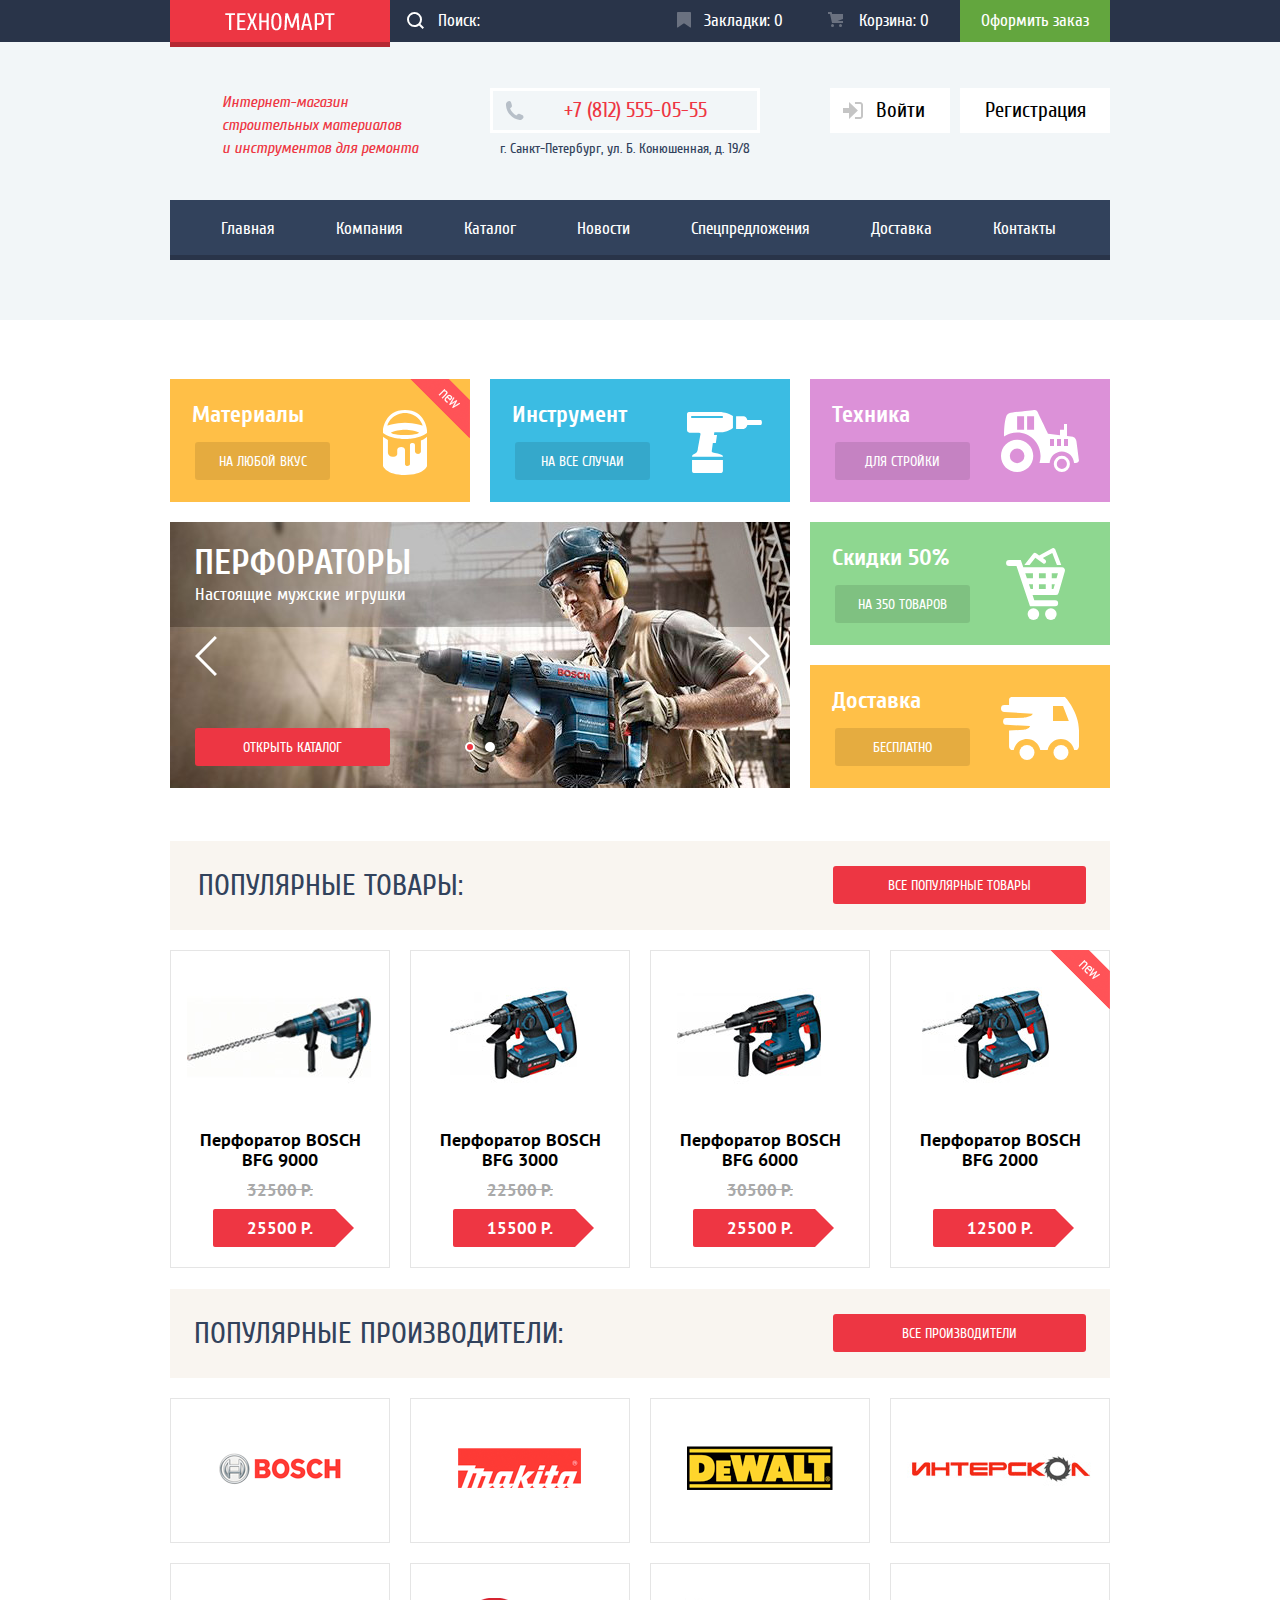
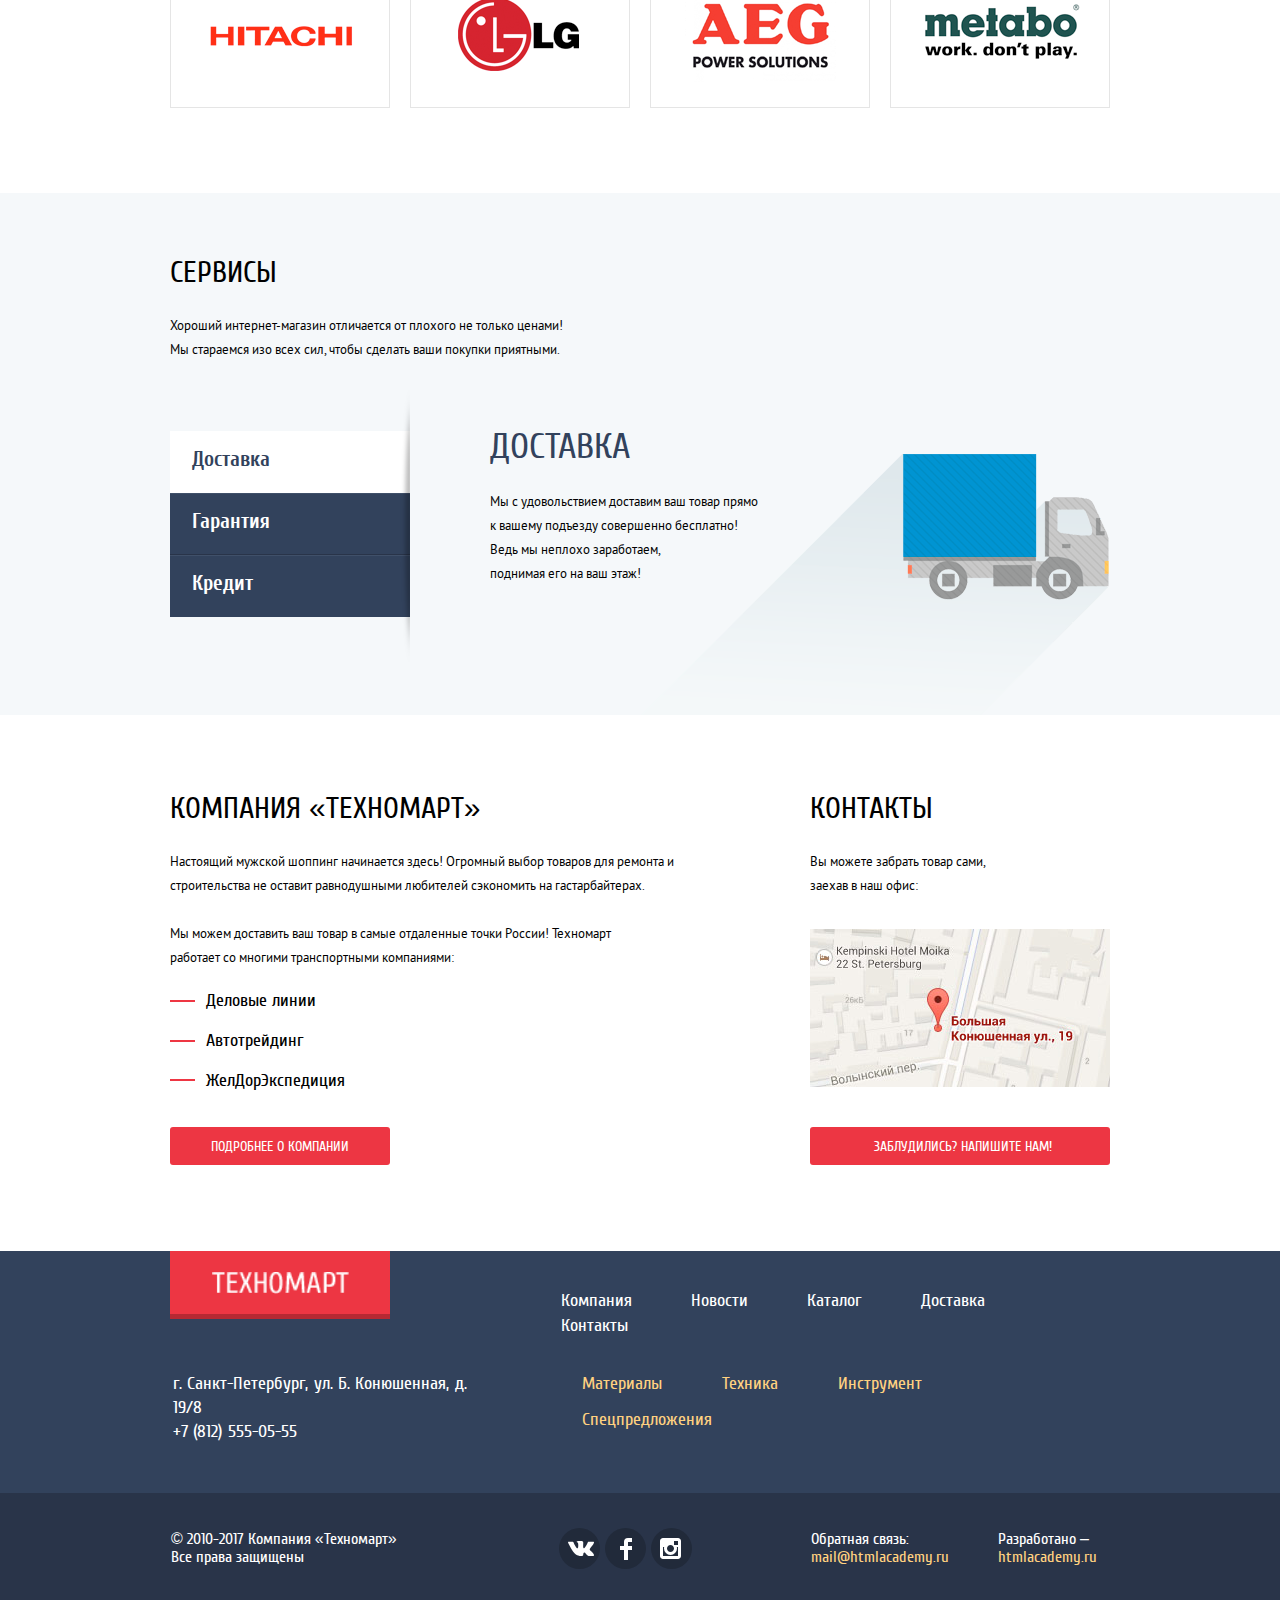
<file: index.html>
<!DOCTYPE html>
<html lang="ru">
  <head>
    <meta charset="utf-8">
    <meta name="format-detection" content="telephone=no">
    <title>HTML Academy: Техномарт</title>
    <link rel="stylesheet" href="css/normalize.css">
    <link rel="stylesheet" href="css/style.min.css">
  </head>
  <body>
    <header class="header">

      <div class="header-top">
        <div class="container">
          <a class="header-logo logo">
            <img src="img/logo.png" alt="Техномарт" width="110" height="18">
          </a>
          <form class="form-search" action="https://echo.htmlacademy.ru" method="post">
            <input type="search" class="form-search-input" placeholder="Поиск:" name="search">
            <svg xmlns="http://www.w3.org/2000/svg" width="17" height="17" viewBox="0 0 17 17">
              <path fill="#ffffff" d="M17 15.586l-3.542-3.542A7.465 7.465 0 0 0 15 7.5 7.5 7.5 0 1 0
                7.5 15c1.71 0 3.282-.579 4.544-1.542L15.586 17 17 15.586zM2 7.5C2 4.467 4.467 2 7.5 2
                10.532 2 13 4.467 13 7.5c0 3.032-2.468 5.5-5.5 5.5A5.506 5.506 0 0 1 2 7.5z"/>
            </svg>
          </form>
          <ul class="header-purchase">
            <li>
              <a href="#" class="header-bookmark">
                <svg xmlns="http://www.w3.org/2000/svg" width="14" height="16" viewBox="0 0 14 16">
                  <path fill="#ffffff" d="M14 15c0 .55-.368.741-.818.426l-5.363-3.765c-.45-.315-1.187-.315-1.637
                   0L.818 15.426C.368 15.741 0 15.55 0 15V1c0-.55.45-1 1-1h12c.55 0 1 .45 1 1v14z"/>
                </svg>Закладки: 0
              </a>
            </li>
            <li>
              <a href="#" class="header-cart">
                <svg xmlns="http://www.w3.org/2000/svg" width="15" height="15" viewBox="0 0 15 15">
                  <circle fill="#ffffff" cx="4.5" cy="13.5" r="1.5"/>
                  <circle fill="#ffffff" cx="12.5" cy="13.5" r="1.5"/>
                  <path fill="#ffffff" d="M15 2H4.07l-.422-2H0v2h2.031l1.985 9H15V9H9.441L15 6.951z"/>
                </svg>Корзина: 0
              </a>
            </li>
          </ul>
          <a href="#" class="header-order">Оформить заказ</a>
        </div>
      </div>

      <div class="header-middle">
        <div class="container">
          <h1 class="header-title">Интернет-магазин строительных материалов и&nbsp;инструментов для ремонта</h1>
          <div class="header-contacts">
            <p class="header-phone">+7 (812) 555-05-55</p>
            <p class="header-adress">г. Санкт-Петербург, ул. Б. Конюшенная, д. 19/8</p>
          </div>
          <div class="header-user">
            <ul class="user-nav">
              <li>
                <a href="#" class="user-nav-login">
                  <svg xmlns="http://www.w3.org/2000/svg" width="20" height="17" viewBox="0 0 20 17">
                    <path fill="#c5c5c5" d="M14.875 8.5L6 0v6H0v5h6v6z"/>
                    <path fill="#c5c5c5" d="M16.986 15.01h-5.027V17h5.027c2.178 0 3.004-1.81 3.029-3.026V3.028C19.99
                      1.811 19.164 0 16.986 0h-5.027v1.99h5.027c.839 0 .992.681 1.01 1.057v10.904c-.017.376-.171
                      1.059-1.01 1.059z"/>
                  </svg>Войти
                </a>
              </li>
              <li><a href="#" class="user-nav-registration">Регистрация</a></li>
            </ul>
          </div>
        </div>
      </div>

        <nav class="main-nav header-bottom">
          <div class="container">
            <ul class="site-nav">
              <li><a href="index.html">Главная</a></li>
              <li><a href="info.html">Компания</a></li>
              <li><a href="catalog.html">Каталог</a></li>
              <li><a href="news.html">Новости</a></li>
              <li><a href="offers.html">Спецпредложения</a></li>
              <li><a href="delivery.html">Доставка</a></li>
              <li><a href="contact.html">Контакты</a></li>
            </ul>
          </div>
        </nav>
    </header>

    <main class="main-page">
      <div class="container">
        <div class="catalog-wrapper">
          <section class="catalog-category">
            <h2 class="visually-hidden">Категории товаров</h2>
            <ul class="catalog-category-list">
              <li class="catalog-category-item catalog-category-material flag-new">
                <h3>Материалы</h3>
                <a href="#">На любой вкус</a>
              </li>
              <li class="catalog-category-item catalog-category-tool">
                <h3>Инструмент</h3>
                <a href="#">На все случаи</a>
              </li>
              <li class="catalog-category-item catalog-category-equipment">
                <h3>Техника</h3>
                <a href="#">Для стройки</a>
              </li>
            </ul>
          </section>

          <div class="catalog-columns">
            <section class="catalog-slider">
              <input class="visually-hidden" type="radio" id="catalog-slide-1" name="toggle" checked>
              <input class="visually-hidden" type="radio" id="catalog-slide-2" name="toggle">
              <div class="catalog-slider-controls">
                <label for="catalog-slide-1">Первый</label>
                <label for="catalog-slide-2">Второй</label>
              </div>
              <label for="catalog-slide-1" class="catalog-slider-forward">Следующий слайд</label>
              <label for="catalog-slide-2" class="catalog-slider-back">Предыдущий слайд</label>
              <ul class="catalog-slide-list">
                <li class="catalog-slide-item catalog-slide-perforators">
                  <h3 class="catalog-slide-title">Перфораторы</h3>
                  <p class="catalog-slide-text">Настоящие мужские игрушки</p>
                  <a href="catalog.html" class="catalog-slide-button button">Открыть каталог</a>
                </li>
                <li class="catalog-slide-item catalog-slide-drills">
                  <h3 class="catalog-slide-title">Дрели</h3>
                  <p class="catalog-slide-text">Соседям на радость!</p>
                  <a href="catalog.html" class="catalog-slide-button button">Открыть каталог</a>
                </li>
              </ul>
            </section>

            <section class="catalog-offers">
              <h2 class="visually-hidden">Специальные предложения</h2>
              <ul class="catalog-offers-list">
                <li class="catalog-offers-discount">
                  <h3>Скидки 50%</h3>
                  <a href="#">На 350 товаров</a>
                </li>
                <li class="catalog-offers-delivery">
                  <h3>Доставка</h3>
                  <a href="#">Бесплатно</a>
                </li>
              </ul>
            </section>
          </div>
        </div>

        <section class="popular popular-product">
          <div class="popular-top">
            <h2>Популярные товары:</h2>
            <a href="#" class="button">Все популярные товары</a>
          </div>
          <ul class="product-list popular-product-list">
            <li class="product-item popular-product-item">
              <div class="product-buttons">
                <a href="#" class="product-buy">Купить</a>
                <a href="#" class="product-bookmark">В закладки</a>
              </div>
              <a href="#" class="product-link">
                <p class="product-image">
                  <img src="img/bfg-9000.jpg" alt="BOSCH BFG 9000" width="184" height="164">
                </p>
                <h3 class="product-name">Перфоратор <span class="product-model">bosch bfg 9000</span></h3>
                <span class="product-discount">32500 Р.</span>
                <b class="product-price">25500 P.</b>
              </a>
            </li>
            <li class="product-item popular-product-item">
              <div class="product-buttons">
                <a href="#" class="product-buy">Купить</a>
                <a href="#" class="product-bookmark">В закладки</a>
              </div>
              <a href="#" class="product-link">
                <p class="product-image">
                  <img src="img/bfg-2000-3000.jpg" alt="BOSCH BFG 3000" width="127" height="112">
                </p>
                <h3 class="product-name">Перфоратор <span class="product-model">bosch bfg 3000</span></h3>
                <span class="product-discount">22500 Р.</span>
                <b class="product-price">15500 P.</b>
              </a>
            </li>
            <li class="product-item popular-product-item">
              <div class="product-buttons">
                <a href="#" class="product-buy">Купить</a>
                <a href="#" class="product-bookmark">В закладки</a>
              </div>
              <a href="#" class="product-link">
                <p class="product-image">
                  <img src="img/bfg-6000.jpg" alt="BOSCH BFG 6000" width="144" height="128">
                </p>
                <h3 class="product-name">Перфоратор <span class="product-model">bosch bfg 6000</span></h3>
                <span class="product-discount">30500 Р.</span>
                <b class="product-price">25500 P.</b>
              </a>
            </li>
            <li class="product-item popular-product-item flag-new">
              <div class="product-buttons">
                <a href="#" class="product-buy">Купить</a>
                <a href="#" class="product-bookmark">В закладки</a>
              </div>
              <a href="#" class="product-link">
                <p class="product-image">
                  <img src="img/bfg-2000-3000.jpg" alt="BOSCH BFG 2000" width="127" height="112">
                </p>
                <h3 class="product-name">Перфоратор <span class="product-model">bosch bfg 2000</span></h3>
                <span class="product-discount"></span>
                <b class="product-price">12500 P.</b>
              </a>
            </li>
          </ul>
        </section>

        <section class="popular popular-brand">
          <div class="popular-top">
            <h2>Популярные производители:</h2>
            <a href="#" class="button">Все производители</a>
          </div>
          <ul class="brand-list">
            <li class="brand-item">
              <a href="#" class="brand-image">
                <img src="img/bosch.png" alt="BOSCH" width="126" height="37">
              </a>
            </li>
            <li class="brand-item">
              <a href="#" class="brand-image">
                <img src="img/makita.png" alt="Makita" width="123" height="40">
              </a>
            </li>
            <li class="brand-item">
              <a href="#" class="brand-image">
                <img src="img/dewalt.png" alt="DeWalt" width="146" height="44">
              </a>
            </li>
            <li class="brand-item">
              <a href="#" class="brand-image">
                <img src="img/interskol.png" alt="Интерскол" width="200" height="88">
              </a>
            </li>
            <li class="brand-item">
              <a href="#" class="brand-image">
                <img src="img/hitachi.png" alt="HITACHI" width="169" height="31">
              </a>
            </li>
            <li class="brand-item">
              <a href="#" class="brand-image">
                <img src="img/lg.png" alt="LG" width="121" height="73">
              </a>
            </li>
            <li class="brand-item">
              <a href="#" class="brand-image">
                <img src="img/aeg.png" alt="AEG" width="151" height="96">
              </a>
            </li>
            <li class="brand-item">
              <a href="#" class="brand-image">
                <img src="img/metabo.png" alt="metabo" width="204" height="69">
              </a>
            </li>
          </ul>
        </section>
      </div>

      <section class="services">
        <div class="container">
          <h2 class="services-title">Сервисы</h2>
          <p class="services-text">Хороший интернет-магазин отличается от плохого не только ценами!
            Мы стараемся изо всех сил, чтобы сделать ваши покупки приятными.</p>
          <div class="services-slider">
            <input type="radio" name="slide" id="services-slide-1" checked class="visually-hidden services-radio">
            <input type="radio" name="slide" id="services-slide-2" class="visually-hidden services-radio">
            <input type="radio" name="slide" id="services-slide-3" class="visually-hidden services-radio">
            <ul class="services-list">
              <li class="services-item">
                <label for="services-slide-1">Доставка</label>
              </li>
              <li class="services-item">
                <label for="services-slide-2">Гарантия</label>
              </li>
              <li class="services-item">
                <label for="services-slide-3">Кредит</label>
              </li>
            </ul>
            <ul class="services-slide-list">
              <li class="services-slide services-slide-delivery">
                <h3>Доставка</h3>
                <p>Мы с удовольствием доставим ваш товар прямо<br> к вашему подъезду совершенно бесплатно!
                  Ведь мы неплохо заработаем,<br> поднимая его на ваш этаж!</p>
              </li>
               <li class="services-slide services-slide-guarantee">
                <h3>Гарантия</h3>
                <p>Если купленный у нас товар поломается или заискрит,<br> а также в случае пожара,
                  спровоцированного его возгаранием, вы всегда можете быть уверены в нашей гарантии.
                  Мы обменяем сгоревший товар на новый.<br>Дом уж восстановите как-нибудь сами.</p>
              </li>
              <li class="services-slide services-slide-credit">
                <h3>Кредит</h3>
                <p>Залезть в долговую яму стало проще!<br>Кредитные консультанты придут вам на помощь.</p>
                <a href="#" class="button">Отправить заявку</a>
              </li>
            </ul>
          </div>
        </div>
      </section>

      <div class="container">
        <div class="index-columns">
          <section class="info">
            <h2 class="info-title">Компания «Техномарт»</h2>
            <p class="info-text">Настоящий мужской шоппинг начинается здесь! Огромный выбор товаров для ремонта и строительства
              не оставит равнодушными любителей сэкономить на гастарбайтерах.</p>
            <p class="info-text">Мы можем доставить ваш товар в самые отдаленные точки России!
              Техномарт работает со многими транспортными компаниями:</p>
            <ul class="partners-list">
              <li class="partners-item">Деловые линии</li>
              <li class="partners-item">Автотрейдинг</li>
              <li class="partners-item">ЖелДорЭкспедиция</li>
            </ul>
            <a href="#" class="button">Подробнее о компании</a>
          </section>

          <section class="contact">
            <h2 class="contact-title">Контакты</h2>
            <p class="contact-text">Вы можете забрать товар сами, заехав в наш офис:</p>
            <a href="map.html" class="contact-image">
              <img src="img/map.jpg" alt="г. Санкт-Петербург, ул. Б. Конюшенная, д. 19/8" width="300" height="158">
            </a>
            <a href="form.html" class="button contact-button">Заблудились? Напишите нам!</a>
          </section>
        </div>
      </div>
    </main>

    <footer class="footer">
      <div class="footer-top">
        <div class="container">
          <a class="footer-logo logo">
            <img src="img/logo.png" alt="Техномарт" width="137" height="21">
          </a>
          <ul class="footer-nav site-nav">
            <li><a href="info.html">Компания</a></li>
            <li><a href="news.html">Новости</a></li>
            <li><a href="catalog.html">Каталог</a></li>
            <li><a href="delivery.html">Доставка</a></li>
            <li><a href="contact.html">Контакты</a></li>
          </ul>
        </div>
      </div>
      <div class="footer-middle">
        <div class="container">
          <div class="footer-contact">
            <p class="footer-adress">г. Санкт-Петербург, ул. Б. Конюшенная, д. 19/8</p>
            <p class="footer-phone">+7 (812) 555-05-55</p>
          </div>
          <ul class="footer-catalog">
            <li><a href="#">Материалы</a></li>
            <li><a href="#">Техника</a></li>
            <li><a href="#">Инструмент</a></li>
            <li><a href="#">Спецпредложения</a></li>
          </ul>
        </div>
      </div>
      <div class="footer-bottom">
        <div class="container">
          <div class="footer-bottom-left">
            <div class="footer-copyright">
              <p>&copy; 2010-2017 Компания «Техномарт»</p>
              <p>Все права защищены</p>
            </div>
            <b class="visually-hidden">Мы в социальных сетях</b>
            <ul class="footer-social">
              <li class="social-button social-button-vk"><a href="#"><span class="visually-hidden">Вконтакте</span></a></li>
              <li class="social-button social-button-fb"><a href="#"><span class="visually-hidden">Facebook</span></a></li>
              <li class="social-button social-button-insta"><a href="#"><span class="visually-hidden">Instagram</span></a></li>
            </ul>
          </div>
          <div class="footer-bottom-right">
            <div class="footer-feedback">
              <b>Обратная связь:</b>
              <a href="mailto:mail@htmlacademy.ru">mail@htmlacademy.ru</a>
            </div>
            <div class="footer-develop">
              <b>Разработано –</b>
              <a href="https://htmlacademy.ru/intensive/htmlcss">htmlacademy.ru</a>
            </div>
          </div>
        </div>
      </div>
    </footer>

    <section class="modal modal-map">
      <h2 class="visually-hidden">Как до нас добраться</h2>
      <iframe src="https://www.google.com/maps/embed?pb=!1m18!1m12!1m3!1d1998.6036253003044!2d30.32085871603622!3d59.93871916905428!2m3!1f0!2f0!3f0!3m2!1i1024!2i768!4f13.1!3m3!1m2!1s0x4696310fca145cc1%3A0x42b32648d8238007!2z0JHQvtC70YzRiNCw0Y8g0JrQvtC90Y7RiNC10L3QvdCw0Y8g0YPQuy4sIDE5LzgsINCh0LDQvdC60YIt0J_QtdGC0LXRgNCx0YPRgNCzLCAxOTExODY!5e0!3m2!1sru!2sru!4v1545318564917"
      width="940" height="446" allowfullscreen></iframe>
      <a href="#" class="modal-image">
        <img src="img/map-popup.jpg" alt="г. Санкт-Петербург, ул. Б. Конюшенная, д. 19/8" width="940" height="446">
      </a>
      <button type="button" class="modal-close">Закрыть</button>
    </section>

    <section class="modal modal-write">
      <h2 class="visually-hidden">Напишите нам</h2>
      <form class="write-form" action="https://echo.htmlacademy.ru" method="post">
        <div class="write-user">
          <div class="write-user-contact">
            <p>
              <label for="name">Ваше имя:</label>
              <input type="text" name="name" id="name" placeholder="Имя Фамилия">
            </p>
            <p>
              <label for="email">Ваш e-mail:</label>
              <input type="text" name="email" id="email" placeholder="email@example.com">
            </p>
          </div>
          <p class="write-user-message">
            <label for="message">Текст письма:</label>
            <textarea name="message" rows="8" cols="80" id="message" placeholder="В свободной форме"></textarea>
          </p>
        </div>
        <div class="write-button">
          <button type="submit" class="button">Отправить</button>
        </div>
      </form>
      <button type="button" class="modal-close">Закрыть</button>
    </section>

    <section class="modal modal-cart">
      <p>
        <b>Товар добавлен в корзину!</b>
      </p>
      <div class="modal-cart-buttons">
        <a href="#" class="button">Оформить заказ</a>
        <button type="button">Продолжить покупки</button>
      </div>
      <button type="button" class="modal-close">Закрыть</button>
    </section>
    <script src="js/script.min.js"></script>
  </body>
</html>
</file>
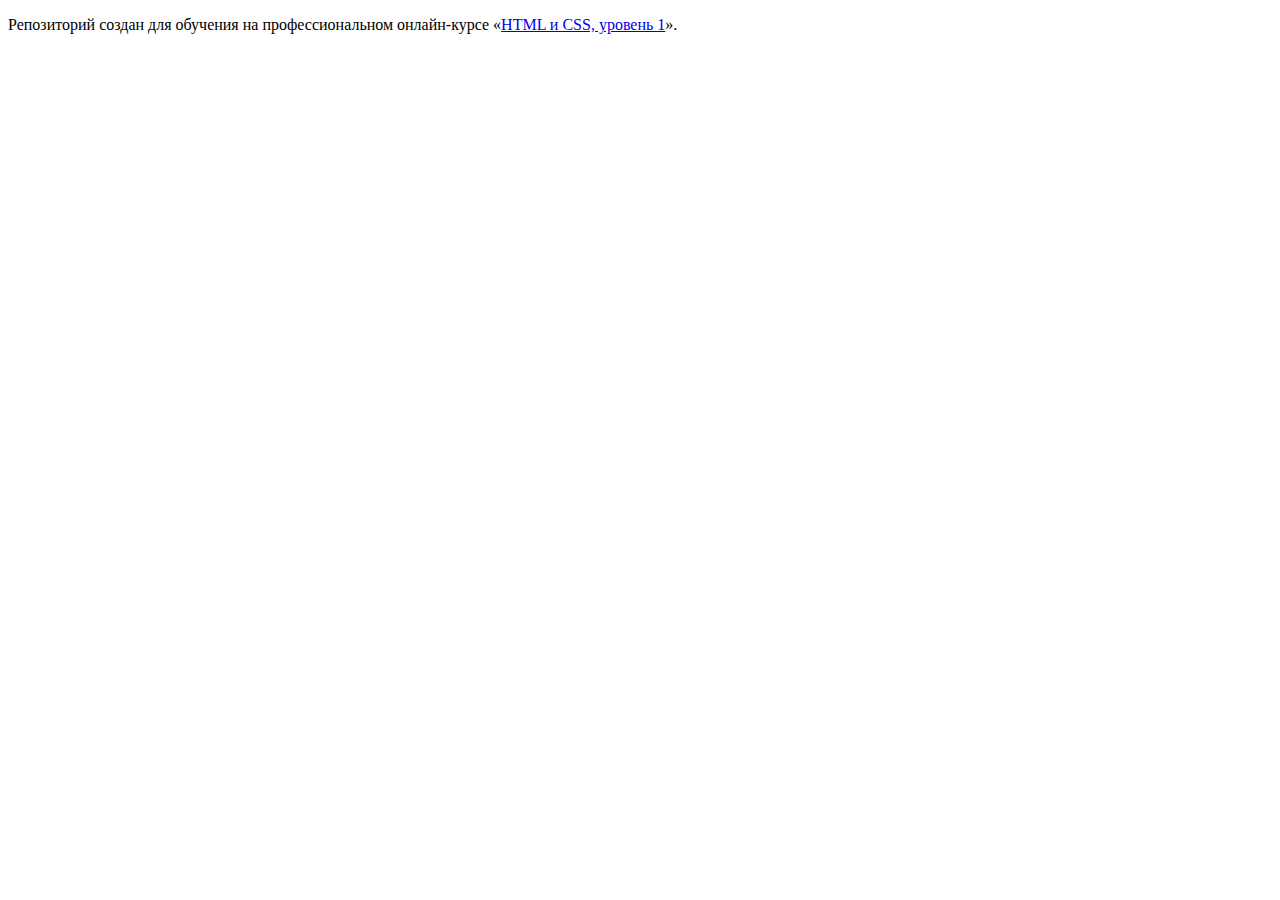
<file: master/index.html>
<!DOCTYPE html>
<html lang="ru">
  <head>
    <meta charset="utf-8">
    <title>HTML Academy: Техномарт</title>
    <base href="https://htmlacademy-htmlcss.github.io/497313-technomart/master/">
</head>
  <body>

    <p>Репозиторий создан для обучения на профессиональном онлайн‑курсе «<a href="https://htmlacademy.ru/intensive/htmlcss">HTML и CSS, уровень 1</a>».</p>

  </body>
</html>
</file>
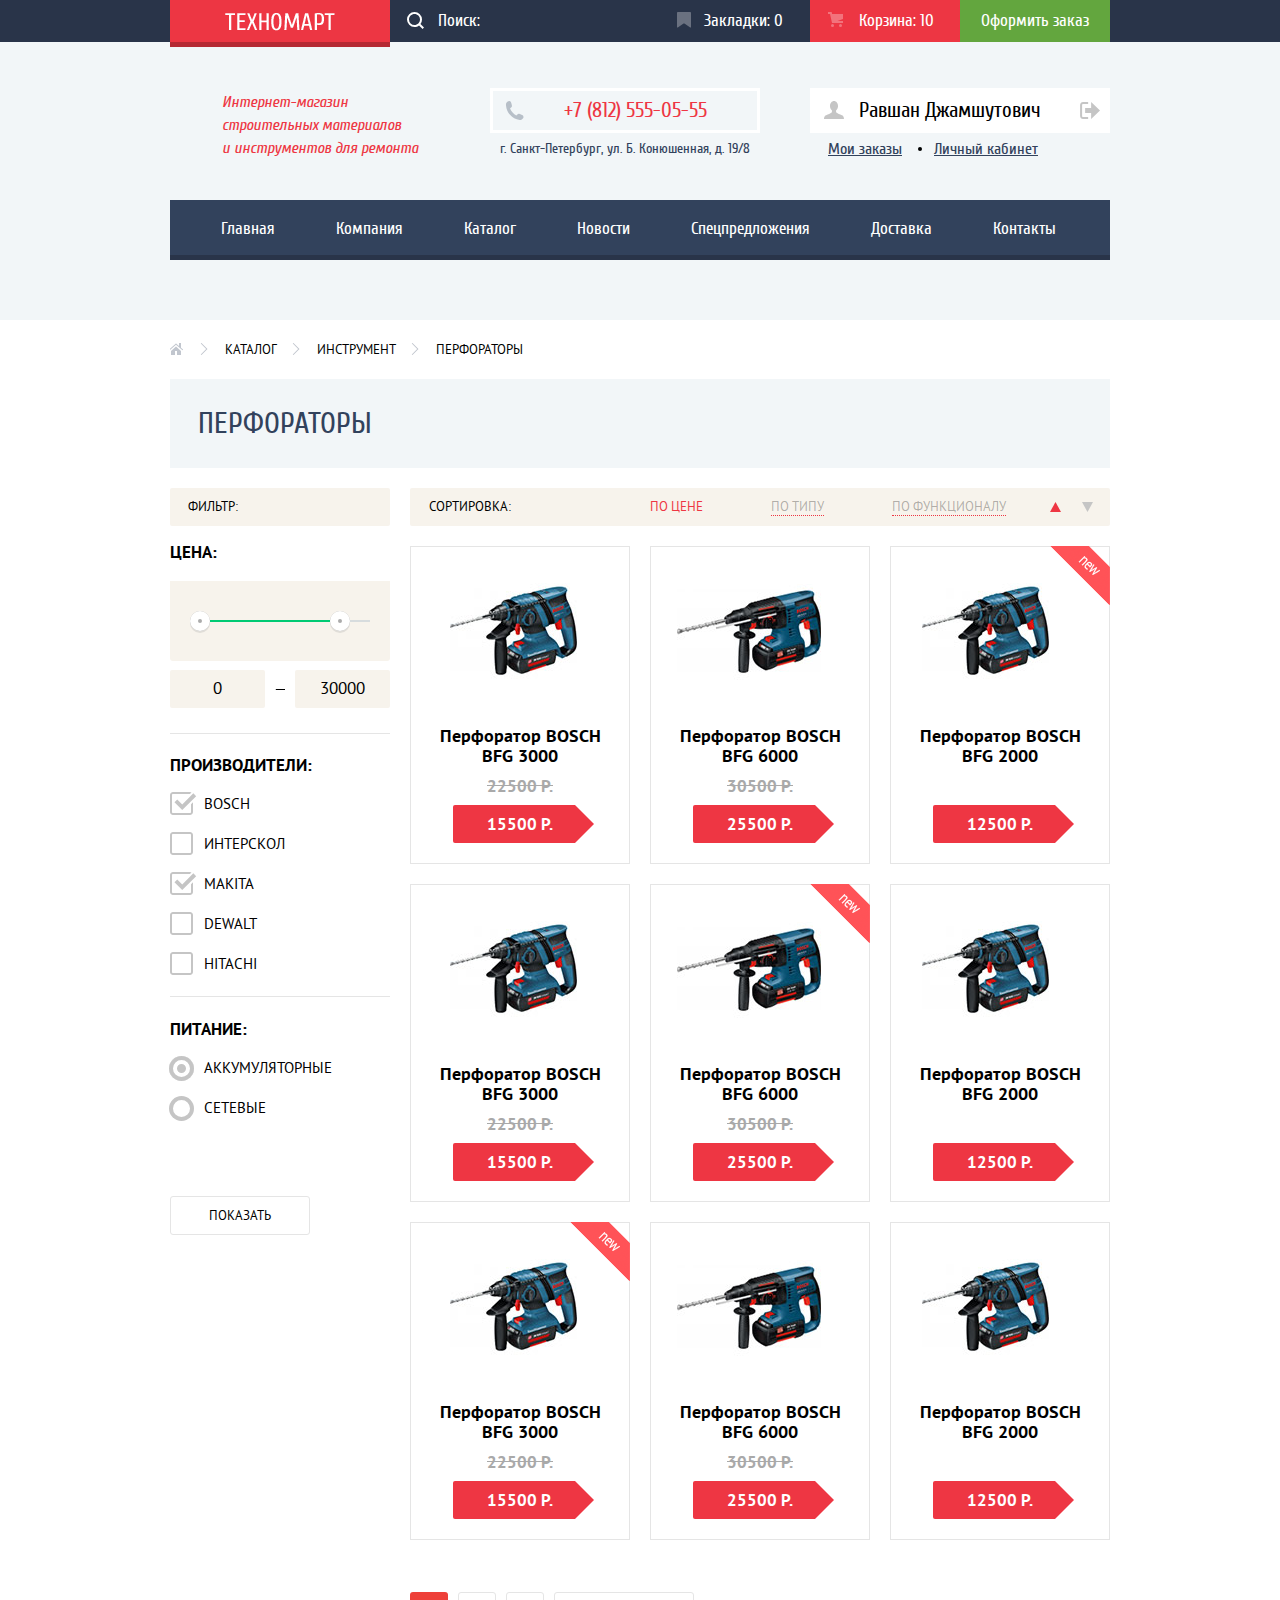
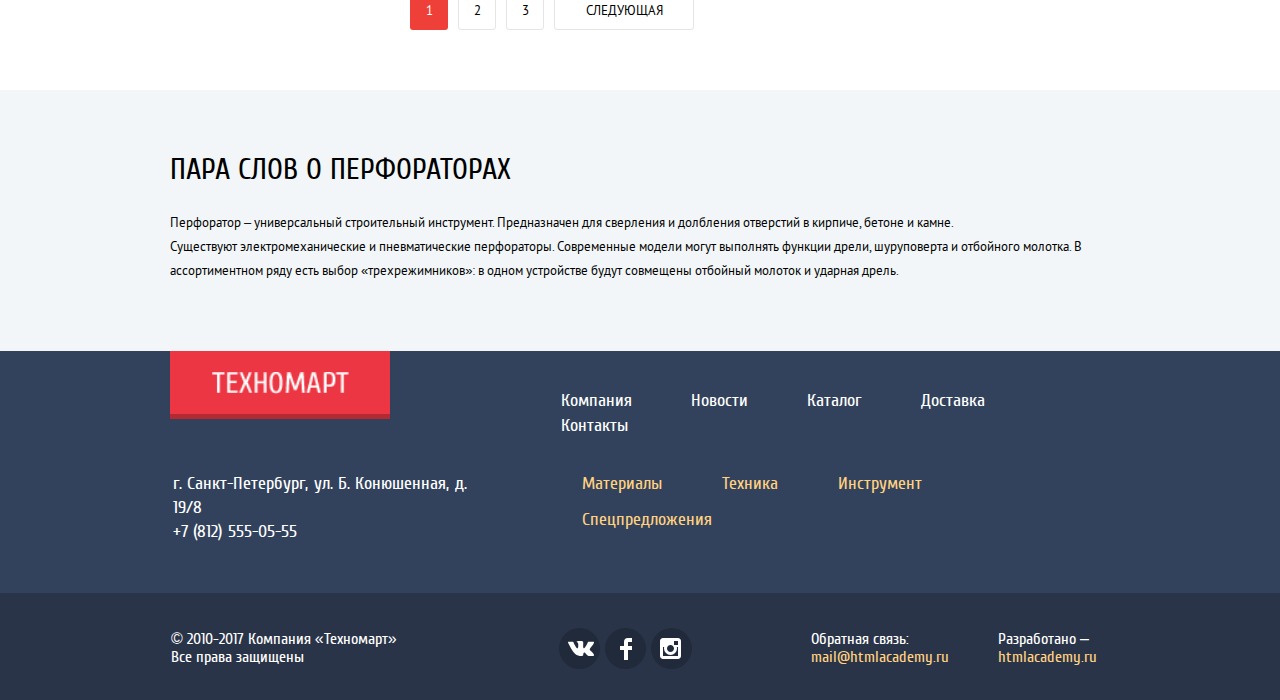
<file: catalog.html>
<!DOCTYPE html>
<html lang="ru">
  <head>
    <meta charset="utf-8">
    <meta name="format-detection" content="telephone=no">
    <title>HTML Academy: Техномарт</title>
    <link rel="stylesheet" href="css/normalize.css">
    <link rel="stylesheet" href="css/style.min.css">
  </head>
  <body class="inner-page">
    <header class="header">

      <div class="header-top">
        <div class="container">
          <a href="index.html" class="header-logo logo">
            <img src="img/logo.png" alt="Техномарт" width="110" height="18">
          </a>
          <form class="form-search" action="https://echo.htmlacademy.ru" method="post">
            <input type="search" class="form-search-input" placeholder="Поиск:" name="search">
            <svg xmlns="http://www.w3.org/2000/svg" width="17" height="17" viewBox="0 0 17 17">
              <path fill="#ffffff" d="M17 15.586l-3.542-3.542A7.465 7.465 0 0 0 15 7.5 7.5 7.5 0 1 0
                7.5 15c1.71 0 3.282-.579 4.544-1.542L15.586 17 17 15.586zM2 7.5C2 4.467 4.467 2 7.5 2
                10.532 2 13 4.467 13 7.5c0 3.032-2.468 5.5-5.5 5.5A5.506 5.506 0 0 1 2 7.5z"/>
            </svg>
          </form>
          <ul class="header-purchase">
            <li>
              <a href="#" class="header-bookmark">
                <svg xmlns="http://www.w3.org/2000/svg" width="14" height="16" viewBox="0 0 14 16">
                  <path fill="#ffffff" d="M14 15c0 .55-.368.741-.818.426l-5.363-3.765c-.45-.315-1.187-.315-1.637
                   0L.818 15.426C.368 15.741 0 15.55 0 15V1c0-.55.45-1 1-1h12c.55 0 1 .45 1 1v14z"/>
                </svg>Закладки: 0
              </a>
            </li>
            <li>
              <a href="#" class="header-cart header-cart-active">
                <svg xmlns="http://www.w3.org/2000/svg" width="15" height="15" viewBox="0 0 15 15">
                  <circle fill="#ffffff" cx="4.5" cy="13.5" r="1.5"/>
                  <circle fill="#ffffff" cx="12.5" cy="13.5" r="1.5"/>
                  <path fill="#ffffff" d="M15 2H4.07l-.422-2H0v2h2.031l1.985 9H15V9H9.441L15 6.951z"/>
                </svg>Корзина: 10
              </a>
            </li>
          </ul>
          <a href="#" class="header-order">Оформить заказ</a>
        </div>
      </div>

      <div class="header-middle">
        <div class="container">
          <p class="header-title">
            <b>Интернет-магазин строительных материалов и&nbsp;инструментов для ремонта</b>
          </p>
          <div class="header-contacts">
            <p class="header-phone">+7 (812) 555-05-55</p>
            <p class="header-adress">г. Санкт-Петербург, ул. Б. Конюшенная, д. 19/8</p>
          </div>
          <div class="header-user">
            <ul class="user-nav user-nav-autorized">
              <li>
                <a href="#" class="user-profile">
                  <svg xmlns="http://www.w3.org/2000/svg" width="20" height="18" viewBox="0 0 20 18">
                    <path fill="#c5c5c5" d="M17.881 14.166c-2.144-.735-4.256-1.666-5.207-2.39-.657-.501-.77-1.618-.517-2.415
                      1.118-.903 1.864-2.477 1.864-4.278C14.021 2.276 12.221 0 10 0S5.979 2.276 5.979 5.083c0 1.801.746 3.374
                      1.863 4.277.253.798.141 1.915-.517 2.416-.95.724-3.063 1.654-5.207 2.39S0 18 0 18h20s.025-3.099-2.119-3.834z"/>
                  </svg>Равшан Джамшутович
                </a>
              </li>
              <li>
                <a href="#" class="user-quit">
                  <span class="visually-hidden">Выйти</span>
                  <svg xmlns="http://www.w3.org/2000/svg" width="21" height="17" viewBox="0 0 21 17">
                    <g fill="#c5c5c5">
                      <path fill="#c5c5c5" d="M21 8.5L12.125 0v6h-6v5h6v6z"/>
                      <path fill="#c5c5c5" d="M3.106 13.952V3.048c.018-.376.171-1.057 1.01-1.057h5.027V0H4.116C1.938
                        0 1.112 1.81 1.087 3.027v10.946C1.112 15.189 1.938 17 4.116 17h5.027v-1.99H4.116c-.839 0-.992-.683-1.01-1.058z"/>
                    </g>
                  </svg>
                </a>
              </li>
            </ul>
            <ul class="profile-nav">
              <li><a href="#" class="profile-orders">Мои заказы</a></li>
              <li><a href="#" class="profile-account">Личный кабинет</a></li>
            </ul>
          </div>
        </div>
      </div>

      <nav class="main-nav header-bottom">
        <div class="container">
          <ul class="site-nav">
            <li><a href="index.html">Главная</a></li>
            <li><a href="info.html">Компания</a></li>
            <li><a href="catalog.html">Каталог</a></li>
            <li><a href="news.html">Новости</a></li>
            <li><a href="offers.html">Спецпредложения</a></li>
            <li><a href="delivery.html">Доставка</a></li>
            <li><a href="contact.html">Контакты</a></li>
          </ul>
        </div>
      </nav>
    </header>

    <main>
      <div class="container">
        <ul class="breadcrumbs">
          <li><a href="index.html" class="breadcrumbs-home"><span class="visually-hidden">Главная</span></a></li>
          <li><a href="catalog.html">Каталог</a></li>
          <li><a href="#">Инструмент</a></li>
          <li><a>Перфораторы</a></li>
        </ul>
        <h1 class="page-title">Перфораторы</h1>

        <div class="columns">
          <section class="filter">
            <h2 class="filter-title">Фильтр:</h2>
            <form class="form-filter" action="https://echo.htmlacademy.ru" method="post">
              <fieldset class="filter-price">
                <legend>Цена:</legend>
                <div class="filter-range">
                  <div class="range-controls">
                    <div class="scale">
                      <span class="bar"></span>
                    </div>
                    <span class="range-toggle range-toggle-min"></span>
                    <span class="range-toggle range-toggle-max"></span>
                  </div>
                  <div class="price-controls">
                    <label class="visually-hidden">От</label>
                    <input type="text" name="min-price" value="0" class="min-price">
                    <label class="visually-hidden">До</label>
                    <input type="text" name="max-price" value="30000" class="max-price">
                  </div>
                </div>
              </fieldset>
              <fieldset class="filter-brand">
                <legend>Производители:</legend>
                <ul>
                  <li>
                    <input type="checkbox" class="visually-hidden filter-input-checkbox" name="bosch" id="bosch" checked>
                    <label for="bosch">Bosch</label>
                  </li>
                  <li>
                    <input type="checkbox" class="visually-hidden filter-input-checkbox" name="interskol" id="interskol">
                    <label for="interskol">Интерскол</label>
                  </li>
                  <li>
                    <input type="checkbox" class="visually-hidden filter-input-checkbox" name="makita" id="makita" checked>
                    <label for="makita">Makita</label>
                  </li>
                  <li>
                    <input type="checkbox" class="visually-hidden filter-input-checkbox" name="dewalt" id="dewalt">
                    <label for="dewalt">Dewalt</label>
                  </li>
                  <li>
                    <input type="checkbox" class="visually-hidden filter-input-checkbox" name="hitachi" id="hitachi">
                    <label for="hitachi">Hitachi</label>
                  </li>
                </ul>
              </fieldset>
              <fieldset class="filter-power">
                <legend>Питание:</legend>
                <ul>
                  <li>
                    <input type="radio" class="visually-hidden filter-input-radio" name="power-supply" value="battery" id="battery" checked>
                    <label for="battery" class="filter-power-label">Аккумуляторные</label>
                  </li>
                  <li>
                    <input type="radio" class="visually-hidden filter-input-radio" name="power-supply" value="mains" id="mains">
                    <label for="mains" class="filter-power-label">Сетевые</label>
                  </li>
                </ul>
              </fieldset>
              <button type="submit">Показать</button>
            </form>
          </section>

          <div class="wrapper">
            <section class="sort">
              <h2 class="sort-title">Сортировка:</h2>
              <div class="sort-parameters">
                <ul class="sort-parameters-list">
                  <li class="sort-parameters-item sort-parameters-current">
                    <a href="#">По цене</a>
                  </li>
                  <li class="sort-parameters-item">
                    <a href="#">По типу</a>
                  </li>
                  <li class="sort-parameters-item">
                    <a href="#">По функционалу</a>
                  </li>
                </ul>
                <ul class="sort-order-list">
                  <li class="sort-order-item">
                    <a href="#" class="sort-order-up sort-order-current">
                      <span class="visually-hidden">По возрастанию</span>
                      <svg xmlns="http://www.w3.org/2000/svg" width="11" height="10" viewBox="0 0 11 10">
                        <path fill="#231F20" d="M5.5 0L0 10h11z"/>
                      </svg>
                    </a>
                  </li>
                  <li class="sort-order-item">
                    <a href="#" class="sort-order-down">
                      <span class="visually-hidden">По убыванию</span>
                      <svg xmlns="http://www.w3.org/2000/svg" width="11" height="10" viewBox="0 0 11 10">
                        <path fill="#231F20" d="M5.5 10L0 0h11"/>
                      </svg>
                    </a>
                  </li>
                </ul>
              </div>
            </section>

            <section class="product">
              <h2 class="visually-hidden">Список товаров</h2>
              <ul class="product-list">
                <li class="product-item">
                  <div class="product-buttons">
                    <a href="#" class="product-buy">Купить</a>
                    <a href="#" class="product-bookmark">В закладки</a>
                  </div>
                  <a href="#">
                    <p class="product-image">
                      <img src="img/bfg-2000-3000.jpg" alt="BOSCH BFG 3000" width="127" height="112">
                    </p>
                    <h3 class="product-name">Перфоратор <span class="product-model">bosch bfg 3000</span></h3>
                    <span class="product-discount">22500 Р.</span>
                    <b class="product-price">15500 P.</b>
                  </a>
                </li>
                <li class="product-item">
                  <div class="product-buttons">
                    <a href="#" class="product-buy">Купить</a>
                    <a href="#" class="product-bookmark">В закладки</a>
                  </div>
                  <a href="#" class="product-link">
                    <p class="product-image">
                      <img src="img/bfg-6000.jpg" alt="BOSCH BFG 6000" width="144" height="128">
                    </p>
                    <h3 class="product-name">Перфоратор <span class="product-model">bosch bfg 6000</span></h3>
                    <span class="product-discount">30500 Р.</span>
                    <b class="product-price">25500 P.</b>
                  </a>
                </li>
                <li class="product-item flag-new">
                  <div class="product-buttons">
                    <a href="#" class="product-buy">Купить</a>
                    <a href="#" class="product-bookmark">В закладки</a>
                  </div>
                  <a href="#" class="product-link">
                    <p class="product-image">
                      <img src="img/bfg-2000-3000.jpg" alt="BOSCH BFG 2000" width="127" height="112">
                    </p>
                    <h3 class="product-name">Перфоратор <span class="product-model">bosch bfg 2000</span></h3>
                    <span class="product-discount"></span>
                    <b class="product-price">12500 P.</b>
                  </a>
                </li>
                <li class="product-item">
                  <div class="product-buttons">
                    <a href="#" class="product-buy">Купить</a>
                    <a href="#" class="product-bookmark">В закладки</a>
                  </div>
                  <a href="#" class="product-link">
                    <p class="product-image">
                      <img src="img/bfg-2000-3000.jpg" alt="BOSCH BFG 3000" width="127" height="112">
                    </p>
                    <h3 class="product-name">Перфоратор <span class="product-model">bosch bfg 3000</span></h3>
                    <span class="product-discount">22500 Р.</span>
                    <b class="product-price">15500 P.</b>
                  </a>
                </li>
                <li class="product-item flag-new">
                  <div class="product-buttons">
                    <a href="#" class="product-buy">Купить</a>
                    <a href="#" class="product-bookmark">В закладки</a>
                  </div>
                  <a href="#" class="product-link">
                    <p class="product-image">
                      <img src="img/bfg-6000.jpg" alt="BOSCH BFG 6000" width="144" height="128">
                    </p>
                    <h3 class="product-name">Перфоратор <span class="product-model">bosch bfg 6000</span></h3>
                    <span class="product-discount">30500 Р.</span>
                    <b class="product-price">25500 P.</b>
                  </a>
                </li>
                <li class="product-item">
                  <div class="product-buttons">
                    <a href="#" class="product-buy">Купить</a>
                    <a href="#" class="product-bookmark">В закладки</a>
                  </div>
                  <a href="#" class="product-link">
                    <p class="product-image">
                      <img src="img/bfg-2000-3000.jpg" alt="BOSCH BFG 2000" width="127" height="112">
                    </p>
                    <h3 class="product-name">Перфоратор <span class="product-model">bosch bfg 2000</span></h3>
                    <span class="product-discount"></span>
                    <b class="product-price">12500 P.</b>
                  </a>
                </li>
                <li class="product-item flag-new">
                  <div class="product-buttons">
                    <a href="#" class="product-buy">Купить</a>
                    <a href="#" class="product-bookmark">В закладки</a>
                  </div>
                  <a href="#" class="product-link">
                    <p class="product-image">
                      <img src="img/bfg-2000-3000.jpg" alt="BOSCH BFG 3000" width="127" height="112">
                    </p>
                    <h3 class="product-name">Перфоратор <span class="product-model">bosch bfg 3000</span></h3>
                    <span class="product-discount">22500 Р.</span>
                    <b class="product-price">15500 P.</b>
                  </a>
                </li>
                <li class="product-item">
                  <div class="product-buttons">
                    <a href="#" class="product-buy">Купить</a>
                    <a href="#" class="product-bookmark">В закладки</a>
                  </div>
                  <a href="#" class="product-link">
                    <p class="product-image">
                      <img src="img/bfg-6000.jpg" alt="BOSCH BFG 6000" width="144" height="128">
                    </p>
                    <h3 class="product-name">Перфоратор <span class="product-model">bosch bfg 6000</span></h3>
                    <span class="product-discount">30500 Р.</span>
                    <b class="product-price">25500 P.</b>
                  </a>
                </li>
                <li class="product-item">
                  <div class="product-buttons">
                    <a href="#" class="product-buy">Купить</a>
                    <a href="#" class="product-bookmark">В закладки</a>
                  </div>
                  <a href="#" class="product-link">
                    <p class="product-image">
                      <img src="img/bfg-2000-3000.jpg" alt="BOSCH BFG 2000" width="127" height="112">
                    </p>
                    <h3 class="product-name">Перфоратор <span class="product-model">bosch bfg 2000</span></h3>
                    <span class="product-discount"></span>
                    <b class="product-price">12500 P.</b>
                  </a>
                </li>
              </ul>
            </section>
            <ul class="pagination-list">
              <li class="pagination-item pagination-item-current"><a>1</a></li>
              <li class="pagination-item"><a href="#">2</a></li>
              <li class="pagination-item"><a href="#">3</a></li>
              <li class="pagination-item pagination-item-next"><a href="#">Следующая</a></li>
            </ul>
          </div>
        </div>
      </div>

      <article class="product-info">
        <div class="container">
          <h2>Пара слов о перфораторах</h2>
          <p>Перфоратор – универсальный строительный инструмент. Предназначен для сверления и долбления отверстий в кирпиче,
          бетоне и камне.<br> Cуществуют электромеханические и пневматические перфораторы. Современные модели могут выполнять
          функции дрели, шуруповерта и отбойного молотка. В ассортиментном ряду есть выбор «трехрежимников»: в одном устройстве
          будут совмещены отбойный молоток и ударная дрель.</p>
        </div>
      </article>

    </main>

    <footer class="footer">
      <div class="footer-top">
        <div class="container">
          <a href="index.html" class="footer-logo logo">
            <img src="img/logo.png" alt="Техномарт" width="137" height="21">
          </a>
          <ul class="footer-nav site-nav">
            <li><a href="info.html">Компания</a></li>
            <li><a href="news.html">Новости</a></li>
            <li><a href="catalog.html">Каталог</a></li>
            <li><a href="delivery.html">Доставка</a></li>
            <li><a href="contact.html">Контакты</a></li>
          </ul>
        </div>
      </div>
      <div class="footer-middle">
        <div class="container">
          <div class="footer-contact">
            <p class="footer-adress">г. Санкт-Петербург, ул. Б. Конюшенная, д. 19/8</p>
            <p class="footer-phone">+7 (812) 555-05-55</p>
          </div>
          <ul class="footer-catalog">
            <li><a href="#">Материалы</a></li>
            <li><a href="#">Техника</a></li>
            <li><a href="#">Инструмент</a></li>
            <li><a href="#">Спецпредложения</a></li>
          </ul>
        </div>
      </div>
      <div class="footer-bottom">
        <div class="container">
          <div class="footer-bottom-left">
            <div class="footer-copyright">
              <p>&copy; 2010-2017 Компания «Техномарт»</p>
              <p>Все права защищены</p>
            </div>
            <b class="visually-hidden">Мы в социальных сетях</b>
            <ul class="footer-social">
              <li class="social-button social-button-vk"><a href="#"><span class="visually-hidden">Вконтакте</span></a></li>
              <li class="social-button social-button-fb"><a href="#"><span class="visually-hidden">Facebook</span></a></li>
              <li class="social-button social-button-insta"><a href="#"><span class="visually-hidden">Instagram</span></a></li>
            </ul>
          </div>
          <div class="footer-bottom-right">
            <div class="footer-feedback">
              <b>Обратная связь:</b>
              <a href="mailto:mail@htmlacademy.ru">mail@htmlacademy.ru</a>
            </div>
            <div class="footer-develop">
              <b>Разработано –</b>
              <a href="https://htmlacademy.ru/intensive/htmlcss">htmlacademy.ru</a>
            </div>
          </div>
        </div>
      </div>
    </footer>

    <section class="modal modal-cart">
      <p>
        <b>Товар добавлен в корзину!</b>
      </p>
      <div class="modal-cart-buttons">
        <a href="#" class="button">Оформить заказ</a>
        <button type="button">Продолжить покупки</button>
      </div>
      <button type="button" class="modal-close">Закрыть</button>
    </section>
    <script src="js/script.min.js"></script>
  </body>
</html>
</file>
<file: css/style.min.css>
@-webkit-keyframes bounce{0%{-webkit-transform:translateY(-5000px);transform:translateY(-5000px)}70%{-webkit-transform:translateY(30px);transform:translateY(30px)}90%{-webkit-transform:translateY(-10px);transform:translateY(-10px)}to{-webkit-transform:translateY(0);transform:translateY(0)}}@keyframes bounce{0%{-webkit-transform:translateY(-5000px);transform:translateY(-5000px)}70%{-webkit-transform:translateY(30px);transform:translateY(30px)}90%{-webkit-transform:translateY(-10px);transform:translateY(-10px)}to{-webkit-transform:translateY(0);transform:translateY(0)}}@-webkit-keyframes shake{0%,to{-webkit-transform:translateX(0);transform:translateX(0)}10%,30%,50%,70%,90%{-webkit-transform:translateX(-10px);transform:translateX(-10px)}20%,40%,60%,80%{-webkit-transform:translateX(10px);transform:translateX(10px)}}@keyframes shake{0%,to{-webkit-transform:translateX(0);transform:translateX(0)}10%,30%,50%,70%,90%{-webkit-transform:translateX(-10px);transform:translateX(-10px)}20%,40%,60%,80%{-webkit-transform:translateX(10px);transform:translateX(10px)}}@font-face{font-family:"Cuprum";font-style:normal;font-weight:400;src:url(../fonts/cuprum.woff2) format("woff2"),url(../fonts/cuprum.woff) format("woff")}@font-face{font-family:"Cuprum";font-style:italic;font-weight:400;src:url(../fonts/cuprumitalic.woff2) format("woff2"),url(../fonts/cuprumitalic.woff) format("woff")}@font-face{font-family:"Cuprum";font-style:normal;font-weight:700;src:url(../fonts/cuprumbold.woff2) format("woff2"),url(../fonts/cuprumbold.woff) format("woff")}@font-face{font-family:"PT Sans";font-style:normal;font-weight:400;src:url(../fonts/ptsans.woff2) format("woff2"),url(../fonts/ptsans.woff) format("woff")}@font-face{font-family:"PT Sans";font-style:normal;font-weight:700;src:url(../fonts/ptsansbold.woff2) format("woff2"),url(../fonts/ptsansbold.woff) format("woff")}.main-page h2,body{font-weight:400;color:#000}body{margin:0;padding:0;font-family:"PT Sans",Arial,sans-serif;font-size:13px;line-height:24px}a{text-decoration:none}img{max-width:100%;height:auto}.visually-hidden{position:absolute;width:1px;height:1px;margin:-1px;padding:0;border:0;clip:rect(0 0 0 0);overflow:hidden}.button{display:inline-block;-webkit-box-sizing:border-box;box-sizing:border-box;-ms-flex-negative:0;flex-shrink:0;padding:11px 20px 9px;font-family:"Cuprum",Arial,sans-serif;font-size:14px;font-weight:400;line-height:18px;text-transform:uppercase;vertical-align:top;text-align:center;color:#fff;border-radius:3px;border:0}.flag-new{position:relative}.flag-new::before{content:"";position:absolute;top:0;right:0;width:60px;height:60px;background-image:url(../img/flag-new.png);background-repeat:no-repeat;background-position:0 0;z-index:2}.container{width:940px;margin:0 auto;padding:0 10px}.main-page h2{font-family:"Cuprum",Arial,sans-serif;font-size:30px;line-height:30px;text-transform:uppercase}.logo{-webkit-box-sizing:border-box;box-sizing:border-box;display:-webkit-box;display:-ms-flexbox;display:flex;width:220px;height:42px;-webkit-box-shadow:0 5px 0 0 #b52933;box-shadow:0 5px 0 0 #b52933}.logo img{height:18px;margin:auto;padding-top:1px}.button,.logo{background-color:#ed3643}.button:focus,.button:hover,.inner-page .logo:focus,.inner-page .logo:hover{background-color:#ca2c37}.inner-page .logo:focus,.inner-page .logo:hover{-webkit-box-shadow:0 5px 0 0 #9a212a;box-shadow:0 5px 0 0 #9a212a}.button:active,.inner-page .logo:active{background-color:#ba2732}.inner-page .logo:active{-webkit-box-shadow:0 5px 0 0 #8e1e26;box-shadow:0 5px 0 0 #8e1e26}.header,.header-top .container{display:-webkit-box;display:-ms-flexbox;display:flex}.header{width:100%;margin-bottom:59px;-webkit-box-orient:vertical;-webkit-box-direction:normal;-ms-flex-direction:column;flex-direction:column;font-family:"Cuprum",Arial,sans-serif;line-height:0;background-color:#f2f6f8}.header a,.header input[type=search]{outline:0}.header-top .container{-ms-flex-wrap:wrap;flex-wrap:wrap}.header-top{background-color:#293449}.header-top a{font-size:17px;line-height:18px;color:#fff}.form-search{position:relative}.form-search svg{position:absolute;top:12px;left:17px}.form-search input[type=search]{-webkit-box-sizing:border-box;box-sizing:border-box;width:270px;height:42px;padding:0 0 1px 48px;font-family:"Cuprum",Arial,sans-serif;font-size:17px;font-weight:400;line-height:normal;background-color:#293449;border:0}.form-search input[type=search]:hover{background-color:#212a3a}.form-search input[type=search]:focus{background-color:#fff}.form-search-input:focus+svg path{fill:#ee3643}.form-search input[type=search]::-webkit-input-placeholder{color:#fff}.form-search input[type=search]::-moz-placeholder{color:#fff;opacity:1}.form-search input[type=search]::-ms-input-placeholder{color:#fff}.form-search input[type=search]:-ms-input-placeholder{color:#fff}.form-search input[type=search]::placeholder{color:#fff}.form-search input[type=search]:focus::-webkit-input-placeholder{color:#000}.form-search input[type=search]:focus::-moz-placeholder{color:#000;opacity:1}.form-search input[type=search]:focus:-ms-input-placeholder,.form-search input[type=search]:focus::-ms-input-placeholder{color:#000}.form-search input[type=search]:focus::placeholder{color:#000}.header-purchase{display:-webkit-box;display:-ms-flexbox;display:flex;margin:0;padding:0;list-style:none}.header-purchase a{display:block;-webkit-box-sizing:border-box;box-sizing:border-box;width:150px;padding:12px 0}.header-purchase a:focus,.header-purchase a:hover{background-color:#212a3a}.header-purchase a:active{color:rgba(255,255,255,.6);background-color:#161d29}.header-purchase .header-cart-active{background-color:#ed3643}.header-purchase .header-cart-active:focus,.header-purchase .header-cart-active:hover{background-color:#ca2c37}.header-purchase .header-cart-active:active{background-color:#ba2732}.header-purchase .header-bookmark{position:relative;padding-left:44px}.header-bookmark svg{position:absolute;top:12px;left:17px;opacity:.3}.header-bookmark:focus svg,.header-bookmark:hover svg,.header-cart:focus svg,.header-cart:hover svg{opacity:1}.header-bookmark:active svg,.header-cart:active svg{opacity:.5}.header-purchase .header-cart{position:relative;padding-left:49px}.header-cart svg{position:absolute;top:12px;left:18px;opacity:.3}.header-top .header-order{width:150px;padding:12px 0;text-align:center;background-color:#63a63e}.header-top .header-order:focus,.header-top .header-order:hover{background-color:#5fbb2d}.header-top .header-order:active{color:rgba(255,255,255,.5);background-color:#518534}.header-middle{padding-top:46px;padding-bottom:39px}.header-middle .container{display:-webkit-box;display:-ms-flexbox;display:flex;-webkit-box-pack:justify;-ms-flex-pack:justify;justify-content:space-between}.header-title{-webkit-box-sizing:border-box;box-sizing:border-box;width:270px;margin:0;padding-top:3px;padding-left:52px;font-style:italic;font-size:16px;line-height:23px;color:#ee3643}.footer-develop b,.footer-feedback b,.header-title,.header-title b{font-weight:400}.header-contacts{width:270px}.header-phone{position:relative;-webkit-box-sizing:border-box;box-sizing:border-box;width:270px;margin:0;padding:9px 0 9px 71px;font-size:21px;line-height:21px;color:#ee3643;border:3px solid #fff}.header-phone::before{content:"";position:absolute;top:10px;left:12px;width:19px;height:19px;background-image:url(../img/icon-phone.svg);background-repeat:no-repeat;background-position:0 0}.header-adress{margin:0;padding-top:4px;padding-left:10px;font-size:14px;line-height:24px;letter-spacing:.002em;color:#32425c}.header-user,.user-nav{display:-webkit-box;display:-ms-flexbox;display:flex}.header-user{-webkit-box-orient:vertical;-webkit-box-direction:normal;-ms-flex-direction:column;flex-direction:column;width:300px}.user-nav{-ms-flex-wrap:wrap;flex-wrap:wrap;-webkit-box-pack:justify;-ms-flex-pack:justify;justify-content:space-between;margin:0;padding:0;list-style:none}.user-nav a{padding:12px 0;font-size:21px;line-height:21px;text-align:center;color:#000;background-color:#fff}.user-nav a:focus,.user-nav a:hover{color:#ee4039}.user-nav .user-profile:active,.user-nav a:active{color:rgba(0,0,0,.3)}.user-nav .user-nav-login{padding-left:20px}.user-nav-login{position:relative;-webkit-box-sizing:border-box;box-sizing:border-box;display:block;width:120px;margin-left:20px}.user-nav-login:hover path{fill:#32425c}.user-nav-login:active path,.user-profile path,.user-quit g,.user-quit path{fill:#c5c5c5}.user-nav-login svg{position:absolute;top:14px;left:13px;width:20px;height:17px}.user-nav-registration{display:block;width:150px}.user-nav-autorized a:focus,.user-nav-autorized a:hover{color:#000}.user-nav .user-profile,.user-quit{position:relative;-webkit-box-sizing:border-box;box-sizing:border-box}.user-nav .user-profile{padding-left:24px}.user-profile{width:255px}.user-profile svg,.user-quit svg{position:absolute;top:13px;left:14px}.user-quit{width:45px;height:45px;background-color:#fff}.user-quit svg{top:14px}.user-profile:focus path,.user-profile:hover path,.user-quit:focus g,.user-quit:focus path,.user-quit:hover g,.user-quit:hover path{fill:#000}.sort-order-down path,.sort-order-up path,.user-profile:active path,.user-quit:active g,.user-quit:active path{fill:#c5c5c5}.user-nav-autorized a{display:block}.profile-nav{position:relative;display:-webkit-box;display:-ms-flexbox;display:flex;width:300px;margin:7px 0 0 18px;padding:0;font-size:16px;line-height:19px;list-style:none}.profile-nav::before{content:"";position:absolute;top:7px;left:90px;width:4px;height:4px;background-color:#000;border-radius:50%}.profile-nav li{margin-right:32px}.profile-nav a{display:block;color:#32425c;text-decoration:underline}.profile-nav a:focus,.profile-nav a:hover{color:#ee3643}.profile-nav a:active{color:rgba(0,0,0,.3)}.header-bottom{margin-bottom:65px}.site-nav{display:-webkit-box;display:-ms-flexbox;display:flex;-ms-flex-wrap:wrap;flex-wrap:wrap;margin:0;padding:0;list-style:none}.main-nav a{display:block;padding:20px 30px 18px 31px;font-size:17px;line-height:17px;text-align:center;color:#fff;background-color:#32425c;outline:0}.main-nav a:focus,.main-nav a:hover,.services-item label:focus,.services-item label:hover{background-color:#293449}.main-nav a:active{color:rgba(255,255,255,.6);background-color:#1d2739;-webkit-box-shadow:0 5px 0 0 #1d2739;box-shadow:0 5px 0 0 #1d2739}.main-nav .site-nav{padding:0 20px;background-color:#32425c;-webkit-box-shadow:0 5px 0 0 #293449;box-shadow:0 5px 0 0 #293449}.catalog-category-list,.catalog-wrapper{display:-webkit-box;display:-ms-flexbox;display:flex}.catalog-wrapper{-webkit-box-orient:vertical;-webkit-box-direction:normal;-ms-flex-direction:column;flex-direction:column;margin-bottom:53px;font-family:"Cuprum",Arial,sans-serif}.catalog-category-list{-ms-flex-wrap:wrap;flex-wrap:wrap;-webkit-box-pack:justify;-ms-flex-pack:justify;justify-content:space-between;margin:0 0 20px;padding:0;list-style:none}.catalog-category-item{position:relative;width:300px}.catalog-category-material,.catalog-category-tool{background-color:#ffbf47;background-image:url(../img/icon-1.svg);background-repeat:no-repeat;background-position:213px 31px}.catalog-category-tool{background-color:#3bbce3;background-image:url(../img/icon-2.svg);background-position:197px 33px}.catalog-category-equipment{background-color:#dc91d8;background-image:url(../img/icon-3.svg);background-repeat:no-repeat;background-position:191px 31px}.catalog-category a,.catalog-offers a{display:inline-block;width:135px;margin-left:25px;padding-top:11px;padding-bottom:9px;font-size:14px;line-height:18px;text-align:center;vertical-align:top;text-transform:uppercase;color:#fff;background-color:rgba(0,0,0,.1);border-radius:3px}.catalog-category a:focus,.catalog-category a:hover,.catalog-offers a:focus,.catalog-offers a:hover{background-color:rgba(0,0,0,.2)}.catalog-category a:active,.catalog-offers a:active{background-color:rgba(0,0,0,.3)}.catalog-category h3,.catalog-offers h3{margin:0 0 12px 22px;font-weight:700;font-size:24px;line-height:30px;color:#fff}.catalog-columns{display:-webkit-box;display:-ms-flexbox;display:flex;-webkit-box-pack:justify;-ms-flex-pack:justify;justify-content:space-between}.catalog-slider{position:relative;color:#fff;background-color:#32425c}.catalog-slider-controls{position:absolute;bottom:36px;left:295px;font-size:0;line-height:0;z-index:20}.catalog-slider-back,.catalog-slider-forward{position:absolute;display:block;top:114px;width:22px;height:40px;font-size:0;border:0;z-index:10;background-color:transparent;background-repeat:no-repeat;background-position:0 0}.catalog-slider-forward{left:25px;background-image:url(../img/icon-left.svg)}.catalog-slider-back{right:20px;background-image:url(../img/icon-right.svg)}.catalog-slider-controls label{-webkit-box-sizing:border-box;box-sizing:border-box;display:inline-block;width:10px;height:10px;margin-right:10px;vertical-align:top;background-color:#fff;border:2px solid #fff;border-radius:50%;cursor:pointer}.catalog-slide-list{width:620px;margin:0;padding:0;list-style:none}.catalog-slide-item{-webkit-box-sizing:border-box;box-sizing:border-box;display:none;position:absolute;top:0;left:0;width:620px;height:266px;padding-top:23px;padding-left:24px}#catalog-slide-1:checked~.catalog-slide-list .catalog-slide-perforators,#catalog-slide-2:checked~.catalog-slide-list .catalog-slide-drills,#services-slide-1:checked~.services-slide-list .services-slide-delivery,#services-slide-2:checked~.services-slide-list .services-slide-guarantee,#services-slide-3:checked~.services-slide-list .services-slide-credit{display:block}#catalog-slide-1:checked~.catalog-slider-controls label[for=catalog-slide-1],#catalog-slide-2:checked~.catalog-slider-controls label[for=catalog-slide-2]{background-color:#ee3643}.catalog-slide-drills,.catalog-slide-perforators{background-color:#9a928b;background-image:url(../img/background-slide-drills.jpg);background-repeat:no-repeat;background-position:0 0}.catalog-slide-perforators{background-color:#989899;background-image:url(../img/background-slide-perforators.jpg)}.catalog-slide-title{margin:0 0 2px;font-size:36px;line-height:36px;text-transform:uppercase}.catalog-slide-text{margin:0 0 0 1px;font-size:18px}.catalog-slide-button{position:absolute;bottom:22px;left:25px;width:195px}.catalog-offers-list{display:-webkit-box;display:-ms-flexbox;display:flex;-webkit-box-orient:vertical;-webkit-box-direction:normal;-ms-flex-direction:column;flex-direction:column;margin:0;padding:0;list-style:none}.catalog-offers-list li{width:300px}.catalog-offers-discount{margin-bottom:20px;background-color:#8ed790;background-image:url(../img/icon-4.svg);background-repeat:no-repeat;background-position:196px 26px}.catalog-offers-delivery{background-color:#ffc048;background-image:url(../img/icon-5.svg);background-repeat:no-repeat;background-position:191px 32px}.catalog-category-item,.catalog-offers-list li{-webkit-box-sizing:border-box;box-sizing:border-box;padding-bottom:22px;padding-top:21px}.popular h2{width:550px;margin:0;padding-top:5px;font-family:"Cuprum",Arial,sans-serif;font-weight:400;text-transform:uppercase;color:#32425c}.popular-top,.product-list{display:-webkit-box;display:-ms-flexbox;display:flex;-webkit-box-pack:justify;-ms-flex-pack:justify;justify-content:space-between}.popular-top{margin-bottom:20px;background-color:#f9f5f0;padding:25px 24px 26px 28px}.popular-top a{-ms-flex-item-align:start;align-self:flex-start;width:253px}.product-list{-ms-flex-wrap:wrap;flex-wrap:wrap;margin:0 0 1px;padding:0;list-style:none}.product-list .flag-new::before{top:-1px;right:-1px}.product-item{position:relative;display:inline-block;-webkit-box-sizing:border-box;box-sizing:border-box;width:220px;min-height:318px;margin-bottom:20px;text-align:center;vertical-align:top;border:1px solid #e5e5e5}.product-item:focus,.product-item:hover{border-color:#fff;-webkit-box-shadow:0 10px 25px 0 rgba(41,52,73,.5);box-shadow:0 10px 25px 0 rgba(41,52,73,.5)}.product-image{-webkit-box-sizing:border-box;box-sizing:border-box;width:218px;height:165px;margin-top:0;margin-bottom:14px;text-align:left}.product-item:nth-child(3n+3) .product-image{padding-top:28px;padding-left:31px}.product-item:nth-child(3n+1) .product-image{padding-top:28px;padding-left:39px}.product-item:nth-child(3n+2) .product-image{padding-top:21px;padding-left:26px}.popular-product-item:nth-child(4) .product-image{padding-top:28px;padding-left:31px}.popular-product-item:nth-child(2) .product-image{padding-top:28px;padding-left:39px}.popular-product-item:nth-child(3) .product-image{padding-top:21px;padding-left:26px}.popular-product-item:nth-child(1) .product-image{padding-top:5px;padding-left:16px}.product-image img{max-width:100%}.product-discount,.product-name,.product-price{font-family:"PT Sans",Arial,sans-serif;font-weight:700;font-style:normal}.product-name{position:relative;margin-top:0;margin-bottom:11px;padding:0 15px;font-size:18px;line-height:20px;color:#000}.product-model{text-transform:uppercase;color:#000}.product-discount,.product-price{display:block;font-size:17px;line-height:18px}.product-discount{min-height:20px;margin-bottom:8px;text-decoration:line-through;color:#a9a9a9}.product-price{position:relative;width:80px;margin:0 auto 20px;padding:10px 27px;color:#fff;background-color:#ee3643;border-radius:2px 0 0 2px}.product-price::after{content:"";position:absolute;top:0;right:-26px;width:0;height:0;border:19px solid #fff;border-left-color:#ee3643}.product-buttons{display:none;-webkit-box-sizing:border-box;box-sizing:border-box;position:absolute;top:0;left:0;width:218px;padding-top:43px;padding-bottom:30px;font-size:14px;line-height:18px;text-transform:uppercase;background-color:#fff}.product-item:focus .product-buttons,.product-item:hover .product-buttons{display:block}.product-bookmark,.product-buy{display:block;width:135px;margin:0 auto 8px;font-family:"Cuprum",Arial,sans-serif;font-weight:400;border-radius:3px}.product-buy{padding-top:11px;padding-bottom:9px;color:#fff;background-color:#63a63e;-webkit-box-shadow:inset 0 -3px 0 0 #367315;box-shadow:inset 0 -3px 0 0 #367315}.product-buy:focus,.product-buy:hover{background-color:#5fbb2d}.product-buy:active{background-color:#367315}.product-bookmark{-webkit-box-sizing:border-box;box-sizing:border-box;padding-top:8px;padding-bottom:6px;color:#32425c;border:3px #63a63e solid}.product-bookmark:focus,.product-bookmark:hover{border-color:#32425c}.product-bookmark:active{color:rgba(50,66,92,.3);border-color:rgba(50,66,92,.3)}.popular-brand{margin-bottom:65px}.popular-brand .popular-top{padding-left:24px}.brand-list{display:-webkit-box;display:-ms-flexbox;display:flex;-webkit-box-pack:justify;-ms-flex-pack:justify;justify-content:space-between;-ms-flex-wrap:wrap;flex-wrap:wrap;margin:0;padding:0;list-style:none}.brand-item{-webkit-box-sizing:border-box;box-sizing:border-box;width:220px;height:145px;margin-bottom:20px;border:1px solid #e5e5e5}.brand-item:focus,.brand-item:hover{border-color:#fff;-webkit-box-shadow:0 10px 25px 0 rgba(41,52,73,.5);box-shadow:0 10px 25px 0 rgba(41,52,73,.5)}.brand-item:active{-webkit-box-shadow:0 4px 10px 0 rgba(41,52,73,.5);box-shadow:0 4px 10px 0 rgba(41,52,73,.5)}.brand-image{-webkit-box-sizing:border-box;box-sizing:border-box;display:block;height:100%}.brand-item:nth-child(1) .brand-image{padding-top:52px;padding-left:46px}.brand-item:nth-child(2) .brand-image{padding-top:49px;padding-left:47px}.brand-item:nth-child(3) .brand-image{padding-top:47px;padding-left:36px}.brand-item:nth-child(4) .brand-image{padding-top:20px;padding-left:8px}.brand-item:nth-child(5) .brand-image{padding-top:57px;padding-left:27px}.brand-item:nth-child(6) .brand-image{padding-top:34px;padding-left:47px}.brand-item:nth-child(7) .brand-image{padding-top:22px;padding-left:34px}.brand-item:nth-child(8) .brand-image{padding-top:33px;padding-left:9px}.brand-image:active{opacity:.3}.services{-webkit-box-sizing:border-box;box-sizing:border-box;background-color:#f5f8fa;margin-bottom:79px;padding-top:65px}.services .container{width:950px;padding-right:0}.services-title{margin-top:0;margin-bottom:26px;font-weight:400;text-transform:uppercase;color:#000}.services-text{width:400px;margin:0 0 33px;line-height:24px}.services-slider{display:-webkit-box;display:-ms-flexbox;display:flex;-webkit-box-pack:justify;-ms-flex-pack:justify;justify-content:space-between}.services-item label,.services-list{-webkit-box-sizing:border-box;box-sizing:border-box;width:240px}.services-list{position:relative;margin:0;padding:36px 0 0;list-style:none}.services-list::after{content:"";position:absolute;top:-5px;right:0;width:10px;height:272px;background-image:url(../img/services-shadow.png);background-repeat:no-repeat;background-position:0 0}.services-item label{display:block;padding-top:13px;padding-bottom:19px;padding-left:22px;font-family:"Cuprum",Arial,sans-serif;font-size:21px;font-weight:700;line-height:30px;color:#fff;background-color:#32425c;-webkit-box-shadow:inset 0 1px 0 0 #405069,inset 0 -1px 0 0 #293449;box-shadow:inset 0 1px 0 0 #405069,inset 0 -1px 0 0 #293449}.services-item:first-child label{-webkit-box-shadow:inset 0 -1px 0 0 #293449;box-shadow:inset 0 -1px 0 0 #293449}.services-item:last-child label{-webkit-box-shadow:inset 0 1px 0 0 #405069;box-shadow:inset 0 1px 0 0 #405069}#services-slide-1:checked~.services-list label[for=services-slide-1],#services-slide-2:checked~.services-list label[for=services-slide-2],#services-slide-3:checked~.services-list label[for=services-slide-3]{color:#32425c;background-color:#fff;-webkit-box-shadow:none;box-shadow:none}.services-slide,.services-slide-list{-webkit-box-sizing:border-box;box-sizing:border-box;width:630px}.services-slide-list{display:-webkit-box;display:-ms-flexbox;display:flex;min-height:320px;margin:0;padding:0;list-style:none}.services-slide{display:none;padding-top:31px;background-color:#f5f8fa}.services-slide h3{margin-top:0;margin-bottom:22px;font-size:36px;font-family:"Cuprum",Arial,sans-serif;font-weight:400;line-height:42px;text-transform:uppercase;color:#32425c}.services-slide p{margin-top:0;margin-bottom:26px}.services-slide-credit,.services-slide-delivery,.services-slide-guarantee{background-color:#f5f8fa;background-image:url(../img/background-delivery.png);background-repeat:no-repeat;background-position:151px 59px}.services-slide-delivery p{width:275px;line-height:24px}.services-slide-credit,.services-slide-guarantee{background-image:url(../img/background-guarantee.png);background-position:239px 37px}.services-slide-guarantee p{width:375px;line-height:24px}.services-slide-credit{background-image:url(../img/background-credit.png);background-position:165px 35px}.services-slide-credit .button{width:195px}.index-columns{display:-webkit-box;display:-ms-flexbox;display:flex;-webkit-box-pack:justify;-ms-flex-pack:justify;justify-content:space-between;margin-bottom:86px}.info{width:560px}.contact-title,.info-title{margin:0 0 26px}.info-text{margin-top:24px;margin-bottom:20px;padding-right:45px}.info-text:nth-of-type(2){padding-right:115px}.info a{width:220px}.contact-text{margin:0 0 31px;padding-right:106px}.partners-text{margin:0 0 20px;padding-right:160px}.partners-list{margin:0 0 35px;padding:0;font-family:"Cuprum",Arial,sans-serif;font-size:18px;line-height:22px;list-style:none}.partners-item{position:relative;margin-bottom:18px;padding-left:36px}.inner-content li::before,.partners-item::before{content:"";position:absolute;top:10px;left:0;width:25px;height:2px;background-color:#ee3643}.partners-item:last-of-type::before{top:9px}.contact{width:300px}.contact-image{display:block;width:300px;height:158px;margin-bottom:40px;background-color:#f1efe9}.contact-image img{display:block}.contact .button{width:300px;padding-right:20px;padding-left:25px}.footer{font-family:"Cuprum",Arial,sans-serif;background-color:#32425c}.footer a{outline:0}.footer-top{margin-bottom:33px}.footer-middle .container,.footer-top .container{display:-webkit-box;display:-ms-flexbox;display:flex;-webkit-box-pack:justify;-ms-flex-pack:justify;justify-content:space-between}.footer-logo{height:63px}.footer-logo img{height:22px}.footer-nav{width:549px;margin:0;padding:38px 0 0}.footer-nav li:not(:last-of-type){margin-right:59px}.footer-nav a:active{color:rgba(255,255,255,.5)}.footer a,.footer-adress,.footer-phone{font-size:18px;line-height:24px}.footer-adress,.footer-nav a,.footer-phone{color:#fff}.footer-bottom a:focus,.footer-bottom a:hover,.footer-middle a:focus,.footer-middle a:hover,.footer-top a:focus,.footer-top a:hover{text-decoration:underline}.footer-contact{-webkit-box-sizing:border-box;box-sizing:border-box;width:330px;padding-left:3px}.footer-adress,.footer-phone{margin:0;word-spacing:.02em}.footer-catalog{display:-webkit-box;display:-ms-flexbox;display:flex;-ms-flex-wrap:wrap;flex-wrap:wrap;width:528px;margin:0;padding:0 0 0 2px;list-style:none}.footer-catalog li:not(:last-child){margin-right:60px}.footer-middle{margin-bottom:49px}.footer-bottom a,.footer-middle a{color:#ffd180}.footer-bottom a:active,.footer-middle a:active{color:rgba(255,209,128,.5)}.footer-bottom{padding-top:35px;padding-bottom:31px;background-color:#293449}.footer-bottom .container,.footer-bottom-left,.footer-bottom-right{display:-webkit-box;display:-ms-flexbox;display:flex;-webkit-box-pack:justify;-ms-flex-pack:justify;justify-content:space-between}.footer-bottom .container{color:#fff}.footer-bottom-left,.footer-bottom-right{width:522px}.footer-bottom-right{width:300px}.footer-bottom-right a:active{color:#ee3643;text-decoration:none}.footer-bottom,.footer-bottom a{font-size:16px;line-height:18px}.footer-copyright{width:240px;margin-right:140px;margin-left:1px;margin-top:2px}.footer-copyright p,.write-user p{margin:0}.footer-social{display:-webkit-box;display:-ms-flexbox;display:flex;-webkit-box-pack:justify;-ms-flex-pack:justify;justify-content:space-between;-ms-flex-wrap:wrap;flex-wrap:wrap;width:133px;margin:0;padding:0;list-style:none}.footer-social a{display:block;width:41px;height:41px;color:#fff;background-color:#212a3a;border-radius:50%}.social-button-vk a{background-image:url(../img/icon-vk.svg);background-repeat:no-repeat;background-position:9px 13px}.social-button-fb a,.social-button-insta a{background-image:url(../img/icon-fb.svg);background-repeat:no-repeat;background-position:15px 10px}.social-button-insta a{background-image:url(../img/icon-insta.svg);background-position:9px 10px}.footer-social a:focus,.footer-social a:hover{text-decoration:none;background-color:#ee3643}.footer-develop,.footer-feedback{width:150px;margin-left:1px;margin-top:2px}.footer-develop{width:112px}.modal{position:fixed;font-family:"Cuprum",Arial,sans-serif;font-weight:400;display:none;z-index:100}.modal-close{position:absolute;top:0;right:0;width:39px;height:39px;padding:0;font-size:0;background-color:transparent;border:0}.modal-show{display:block;-webkit-animation-name:bounce;animation-name:bounce;-webkit-animation-duration:.6s;animation-duration:.6s}.modal-cart .modal-close,.modal-write .modal-close{top:7px}.modal-close::after,.modal-close::before{content:"";position:absolute;top:18px;right:6px;width:27px;height:4px;background-color:#ee3643}.modal-close::before{-webkit-transform:rotate(45deg);-ms-transform:rotate(45deg);transform:rotate(45deg)}.modal-close::after{-webkit-transform:rotate(-45deg);-ms-transform:rotate(-45deg);transform:rotate(-45deg)}.modal-map{bottom:310px;left:50%;margin-left:-470px;background-color:#efebe4;-webkit-box-shadow:0 0 16px rgba(47,42,43,.5);box-shadow:0 0 16px rgba(47,42,43,.5)}.modal-map iframe{position:absolute;top:0;left:0;border:0}.modal-image,.modal-map{width:940px;height:446px}.modal-image img{display:block}.modal-write{bottom:201px;left:50%;width:620px;margin-left:-310px;-webkit-box-sizing:border-box;box-sizing:border-box;-webkit-box-shadow:0 20px 40px 0 rgba(0,0,0,.75);box-shadow:0 20px 40px 0 rgba(0,0,0,.75)}.modal-error{-webkit-animation-name:shake;animation-name:shake;-webkit-animation-duration:.6s;animation-duration:.6s}.write-user{padding:52px 80px 37px;background-color:#fff;-webkit-box-shadow:inset 0 7px 0 0 #ff5357;box-shadow:inset 0 7px 0 0 #ff5357}.write-user label{display:block;margin-bottom:7px;font-size:18px;line-height:22px}.write-button button,.write-user input{width:100%}.write-user textarea{width:100%;height:114px;resize:none}.write-user input,.write-user textarea{-webkit-box-sizing:border-box;box-sizing:border-box;display:block;padding:8px 14px;font-family:"PT Sans",Arial,sans-serif;font-size:13px;font-weight:400;line-height:18px;border:2px #d7dcde solid;border-radius:2px;outline:0}.write-user input::-webkit-input-placeholder,.write-user textarea::-webkit-input-placeholder{color:#999}.write-user input::-moz-placeholder,.write-user textarea::-moz-placeholder{color:#999;opacity:1}.write-user input:-ms-input-placeholder,.write-user input::-ms-input-placeholder,.write-user textarea:-ms-input-placeholder,.write-user textarea::-ms-input-placeholder{color:#999}.write-user input::placeholder,.write-user textarea::placeholder{color:#999}.write-user input:hover,.write-user textarea:hover{border-color:#b5b5b5}.write-user input:focus,.write-user textarea:focus{border-color:#ee3643}.write-user-contact{display:-webkit-box;display:-ms-flexbox;display:flex;-webkit-box-pack:justify;-ms-flex-pack:justify;justify-content:space-between;margin-bottom:19px}.write-user-contact p{width:220px}.write-button{padding:37px 80px;background-color:#f4f4f4}.modal-cart{position:fixed;top:50%;left:50%;width:620px;margin-top:-141px;margin-left:-310px;-webkit-box-sizing:border-box;box-sizing:border-box;-webkit-box-shadow:0 20px 40px rgba(41,52,73,.75);box-shadow:0 20px 40px rgba(41,52,73,.75)}.modal-cart p{margin:0}.modal-cart b{display:block;padding:72px 82px 68px 178px;font-size:30px;font-weight:400;line-height:30px;letter-spacing:.004em;background-color:#fff;background-image:url(../img/icon-mark.svg);background-repeat:no-repeat;background-position:81px 55px;-webkit-box-shadow:inset 0 7px 0 0 #ee3643;box-shadow:inset 0 7px 0 0 #ee3643}.breadcrumbs,.modal-cart-buttons{display:-webkit-box;display:-ms-flexbox;display:flex}.modal-cart-buttons{-webkit-box-pack:justify;-ms-flex-pack:justify;justify-content:space-between;background-color:#f1f1f1;padding:37px 80px}.modal-cart-buttons a,.modal-cart-buttons button{width:220px;border-radius:2px}.modal-cart-buttons a{padding-left:17px}.modal-cart-buttons button{padding:12px 20px 9px 17px;font-family:"Cuprum",Arial,sans-serif;font-size:14px;line-height:17px;text-transform:uppercase;background-color:#fff;border:0}.breadcrumbs{margin:0 0 21px;padding:0;list-style:none}.breadcrumbs li{position:relative;margin-right:40px}.breadcrumbs li:not(:last-child)::after{content:"";position:absolute;top:1px;right:-23px;width:8px;height:12px;background-image:url(../img/icon-right-small.svg);background-repeat:no-repeat;background-position:0 0}.breadcrumbs-home{display:block;width:15px;height:16px;background-image:url(../img/icon-home.svg);background-repeat:no-repeat;background-position:-2px 1px}.breadcrumbs a{display:block;font-family:"PT Sans",Arial,sans-serif;font-weight:400;font-size:13px;line-height:16px;color:#000}.page-title,.sort{display:-webkit-box;display:-ms-flexbox;display:flex}.page-title{margin:0 0 20px;font-family:"Cuprum",Arial,sans-serif;font-size:30px;font-weight:400;line-height:30px;text-transform:uppercase;color:#32425c;background-color:#f2f6f8;padding:30px 28px 29px}.sort{-webkit-box-sizing:border-box;box-sizing:border-box;-webkit-box-pack:justify;-ms-flex-pack:justify;justify-content:space-between;width:700px;margin-bottom:20px;padding:4px 0 4px 19px;border-radius:2px}.sort-title{width:140px;margin:0;padding-top:6px;font-weight:400}.sort-parameters,.sort-parameters-list{display:-webkit-box;display:-ms-flexbox;display:flex}.sort-parameters{-webkit-box-pack:justify;-ms-flex-pack:justify;justify-content:space-between;width:460px}.sort-parameters-list{-webkit-box-align:center;-ms-flex-align:center;align-items:center;-ms-flex-wrap:wrap;flex-wrap:wrap;width:380px;margin:0;padding:0;list-style:none}.sort-parameters-item:not(:last-of-type){margin-right:68px}.sort-parameters-list a{color:rgba(0,0,0,.3);border-bottom:1px dotted #ee3643}.sort-parameters-list a:focus,.sort-parameters-list a:hover{color:#000;border-bottom:1px solid #ee3643}.sort-parameters-current a,.sort-parameters-current a:focus,.sort-parameters-current a:hover{color:#ee3643;border:0}.sort-order-list{-webkit-box-sizing:border-box;box-sizing:border-box;display:-webkit-box;display:-ms-flexbox;display:flex;-webkit-box-pack:justify;-ms-flex-pack:justify;justify-content:space-between;-ms-flex-wrap:wrap;flex-wrap:wrap;width:80px;margin:0;padding:0 7px 0 10px;list-style:none}.sort-order-list a{position:relative;display:block;width:31px;height:30px;border-bottom:none}.sort-order-list svg{position:absolute;top:10px;left:10px}.sort-order-down:focus path,.sort-order-down:hover path,.sort-order-up:focus path,.sort-order-up:hover path{fill:#000}.sort-order-current path{fill:#ee3643}.sort-order-current:focus path,.sort-order-current:hover path{fill:#ee3643}.filter{width:220px}.filter-title{margin:0;padding:10px 18px;font-weight:400;border-radius:2px}.filter-title,.sort{background-color:#f7f3ec}.filter-title,.sort-title{font-family:"PT sans",Arial,sans-serif;font-size:13px;line-height:18px}.breadcrumbs,.filter,.filter button,.pagination-list,.sort{font-family:"PT Sans",Arial,sans-serif;font-weight:400;text-transform:uppercase}.filter fieldset{-webkit-box-sizing:border-box;box-sizing:border-box;margin:0;padding:0;border:0}.filter fieldset:not(:last-of-type){border-bottom:1px solid #e5e5e5}.filter legend{margin-bottom:14px;font-weight:700;font-size:17px;line-height:30px}.filter ul{margin:0;padding:0;list-style:none}.filter label{display:block;padding-left:34px;font-family:"PT Sans",Arial,sans-serif;font-weight:400;font-size:15px;line-height:20px}.filter .filter-price{margin-top:11px;padding-bottom:25px}.filter-price .range-controls{position:relative;-webkit-box-sizing:border-box;box-sizing:border-box;height:80px;margin-bottom:9px;padding:39px 20px 39px 28px;background-color:#f7f3ec;border-radius:0 0 3px 3px}.filter-price .scale{position:relative;width:172px;height:2px;background-color:#d7dcde}.filter-price .bar{position:absolute;top:0;left:0;width:144px;height:2px;background-color:#00ca74}.filter-price .range-toggle{position:absolute;width:20px;height:20px;background-color:#ababab;-webkit-box-shadow:inset 0 0 0 8px #fff,0 2px 0 0 #e0ddd8;box-shadow:inset 0 0 0 8px #fff,0 2px 0 0 #e0ddd8;border-radius:50%}.filter-price .range-toggle-min{top:30px;left:20px}.filter-price .range-toggle-max{top:30px;left:160px}.filter-price .price-controls{position:relative;font-size:0}.filter-price .price-controls::before{content:"";position:absolute;top:19px;left:105px;width:10px;height:1px;background-color:#000;-webkit-box-shadow:inset 1px 0 0 0 #cdcdcd;box-shadow:inset 1px 0 0 0 #cdcdcd}.filter-price input{display:inline-block;width:95px;margin:0;padding:8px 0 10px;font-size:17px;line-height:20px;text-align:center;vertical-align:top;background-color:#f7f3ec;border:0;border-radius:2px}.filter-price .min-price{margin-right:30px}.filter .filter-brand{margin-top:16px;padding-bottom:22px}.filter .filter-power{margin-top:17px;padding-bottom:78px}.filter li:not(:last-of-type){margin-bottom:20px}.filter button{-webkit-box-sizing:border-box;box-sizing:border-box;width:140px;margin:0;padding:12px 0 10px;background-color:#fff;border:1px solid #e5e5e5;border-radius:3px;outline:0}.filter-brand label,.filter-power label{position:relative}.filter-input-checkbox+label::before{content:"";position:absolute;top:-2px;left:0;width:27px;height:23px;background-image:url(../img/checkbox-off.svg);background-repeat:no-repeat;background-position:0 0}.filter-input-checkbox:checked+label::before{background-image:url(../img/checkbox-on.svg)}.filter-input-checkbox+label:hover::before,.filter-input-checkbox:disabled+label::before,.filter-input-checkbox:disabled+label:hover::before,.filter-input-checkbox:focus+label::before{background-image:url(../img/checkbox-hover-off.svg)}.filter-input-checkbox:checked+label:hover::before,.filter-input-checkbox:checked:disabled+label::before,.filter-input-checkbox:checked:disabled+label:hover::before,.filter-input-checkbox:checked:focus+label::before{background-image:url(../img/checkbox-hover-on.svg)}.filter-input-checkbox:disabled+label,.filter-input-radio:disabled+label{opacity:.4}.filter-input-checkbox:disabled+label::before{opacity:.75}.filter-input-radio+label::before{content:"";position:absolute;top:-2px;left:-1px;width:25px;height:25px;background-color:#fff;border-radius:50%;-webkit-box-shadow:inset 0 0 0 4px #c5c5c5;box-shadow:inset 0 0 0 4px #c5c5c5}.filter-input-radio+label:hover::before{-webkit-box-shadow:inset 0 0 0 4px #b5b5b5;box-shadow:inset 0 0 0 4px #b5b5b5}.filter-input-radio:checked+label:hover::before,.filter-input-radio:checked:focus+label::before,.filter-input-radio:disabled+label::before,.filter-input-radio:disabled+label:hover::before{-webkit-box-shadow:inset 0 0 0 4px #b5b5b5,inset 0 0 0 8px #fff,inset 0 0 0 13px #b5b5b5;box-shadow:inset 0 0 0 4px #b5b5b5,inset 0 0 0 8px #fff,inset 0 0 0 13px #b5b5b5}.filter-input-radio:checked+label::before{-webkit-box-shadow:inset 0 0 0 4px #c5c5c5,inset 0 0 0 8px #fff,inset 0 0 0 13px #c5c5c5;box-shadow:inset 0 0 0 4px #c5c5c5,inset 0 0 0 8px #fff,inset 0 0 0 13px #c5c5c5}.filter-input-radio:disabled+label::before{opacity:.75}.pagination-list{display:-webkit-box;display:-ms-flexbox;display:flex;-ms-flex-wrap:wrap;flex-wrap:wrap;margin:31px 0 0;padding:0;list-style:none}.pagination-list a{-webkit-box-sizing:border-box;box-sizing:border-box;display:block;width:38px;padding:9px 0;font-size:13px;line-height:18px;text-align:center;color:#000;border:1px solid #e5e5e5;border-radius:3px;outline:0}.filter button:focus,.filter button:hover,.pagination-list a:focus,.pagination-list a:hover{border-color:#bdc6ca}.filter button:active,.pagination-list a:active{border-color:#ee3643}.pagination-item{margin-right:10px}.pagination-item-current a{padding:10px 0;color:#fff;background-color:#ee4039;border:0}.pagination-item-next a{width:140px}.product-info{padding-top:65px;padding-bottom:55px;background-color:#f2f6f8}.product-info h2{margin:0 0 26px;font-family:"Cuprum",Arial,sans-serif;font-weight:400;font-size:30px;line-height:30px;text-transform:uppercase;color:#000}.inner-page .header{margin-bottom:22px}.inner-page .product-list{-ms-flex-wrap:wrap;flex-wrap:wrap;width:700px}.inner-content h2,.inner-content h3{margin-top:52px;margin-bottom:26px;font-size:30px;line-height:30px}.inner-content h3{font-size:24px;line-height:24px}.inner-content h2+h3{margin-top:26px}.inner-content p{margin-top:24px;margin-bottom:20px}.inner-content ul{margin:20px 0;padding:0;font-family:"Cuprum",Arial,sans-serif;font-size:18px;line-height:22px;list-style:none}.inner-content li{position:relative;margin-bottom:18px;padding-left:36px}.inner-content li:last-of-type::before{top:9px}.columns,.wrapper{display:-webkit-box;display:-ms-flexbox;display:flex}.wrapper{-webkit-box-orient:vertical;-webkit-box-direction:normal;-ms-flex-direction:column;flex-direction:column;width:700px}.columns{-webkit-box-pack:justify;-ms-flex-pack:justify;justify-content:space-between;margin-bottom:60px}
</file>
